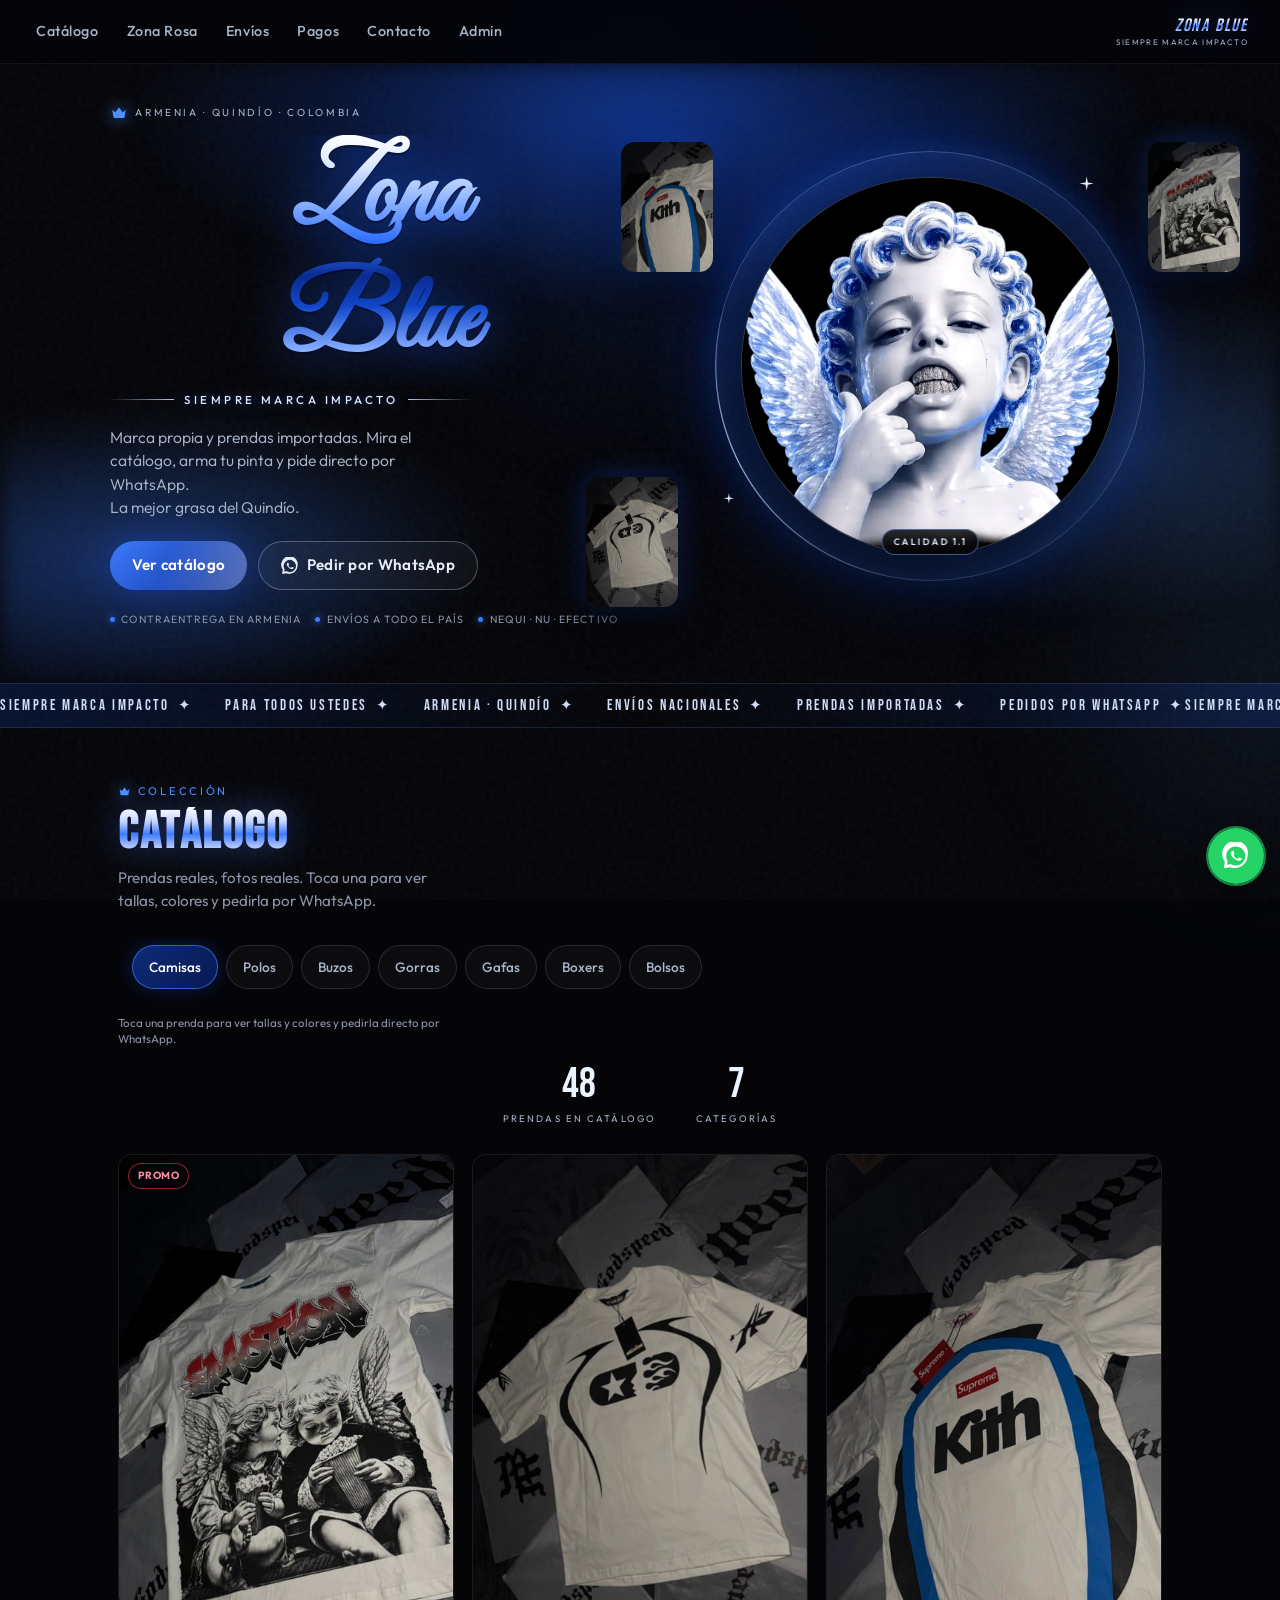
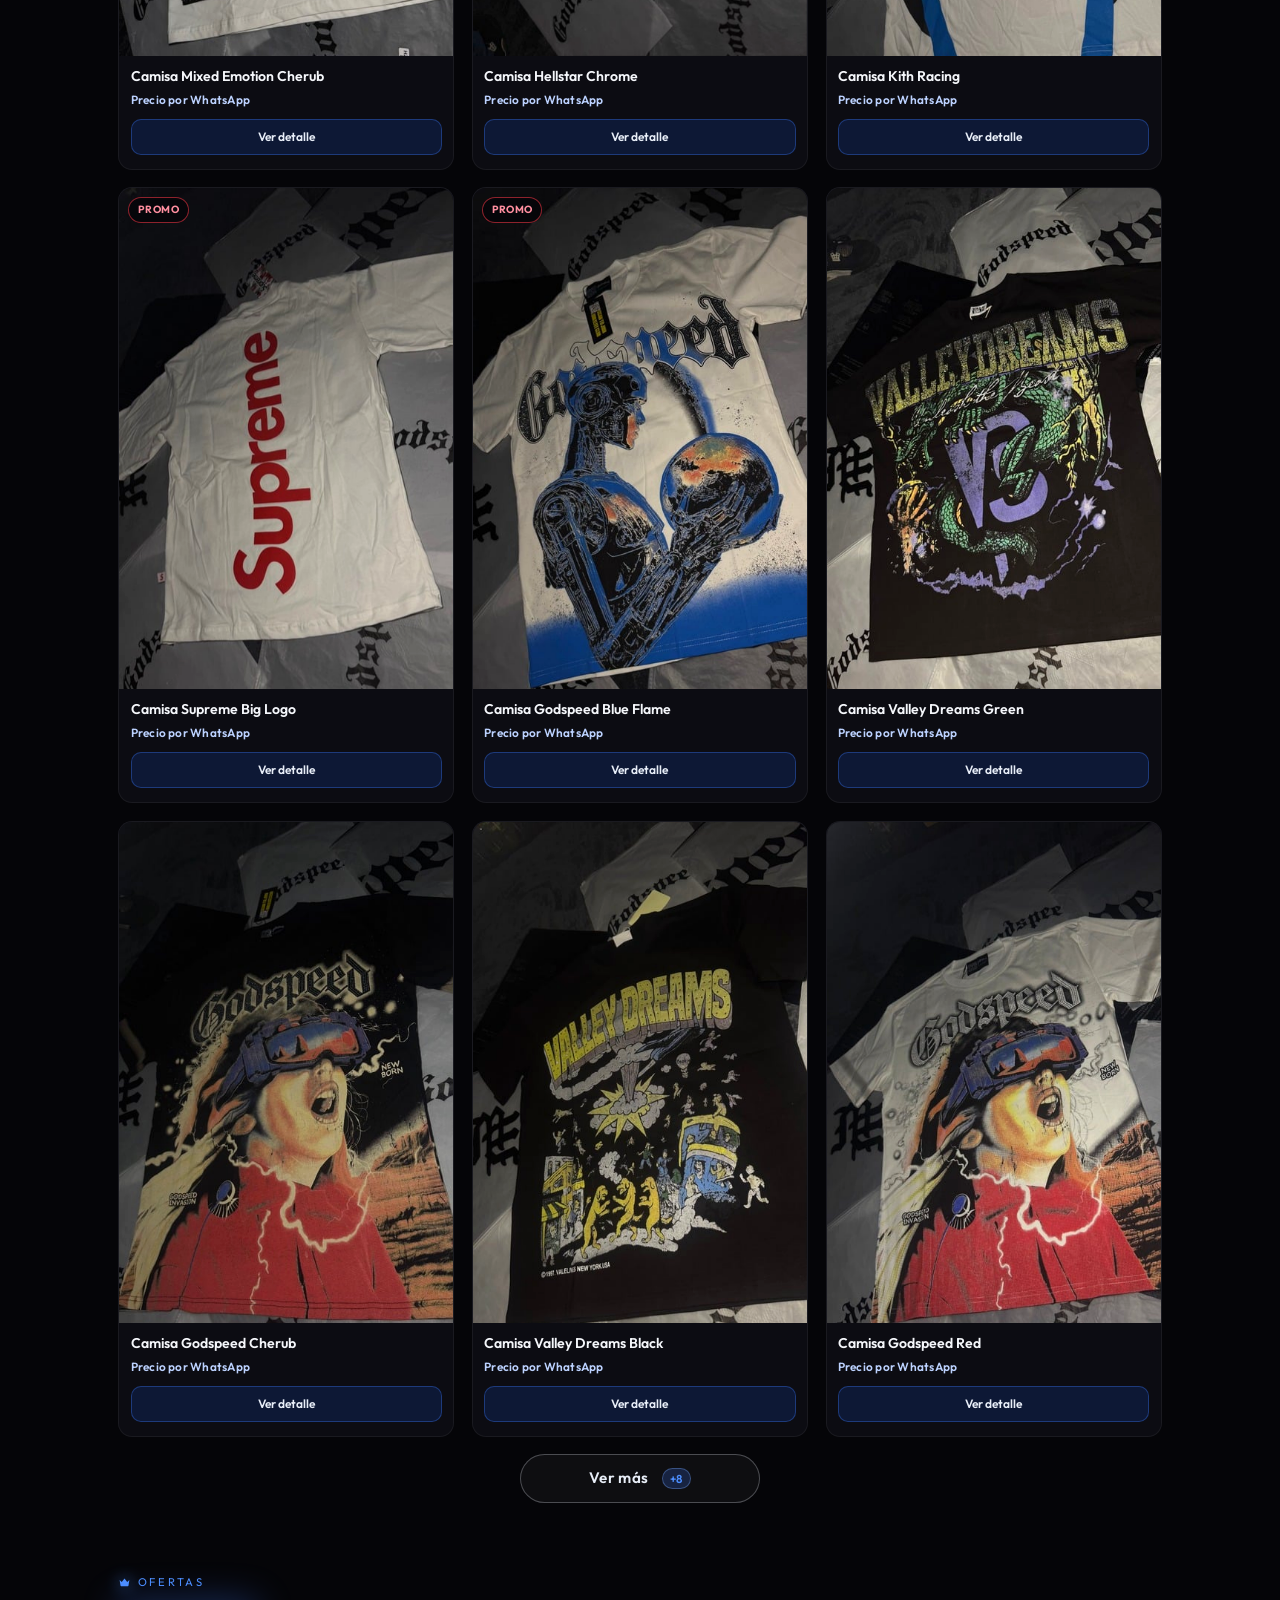
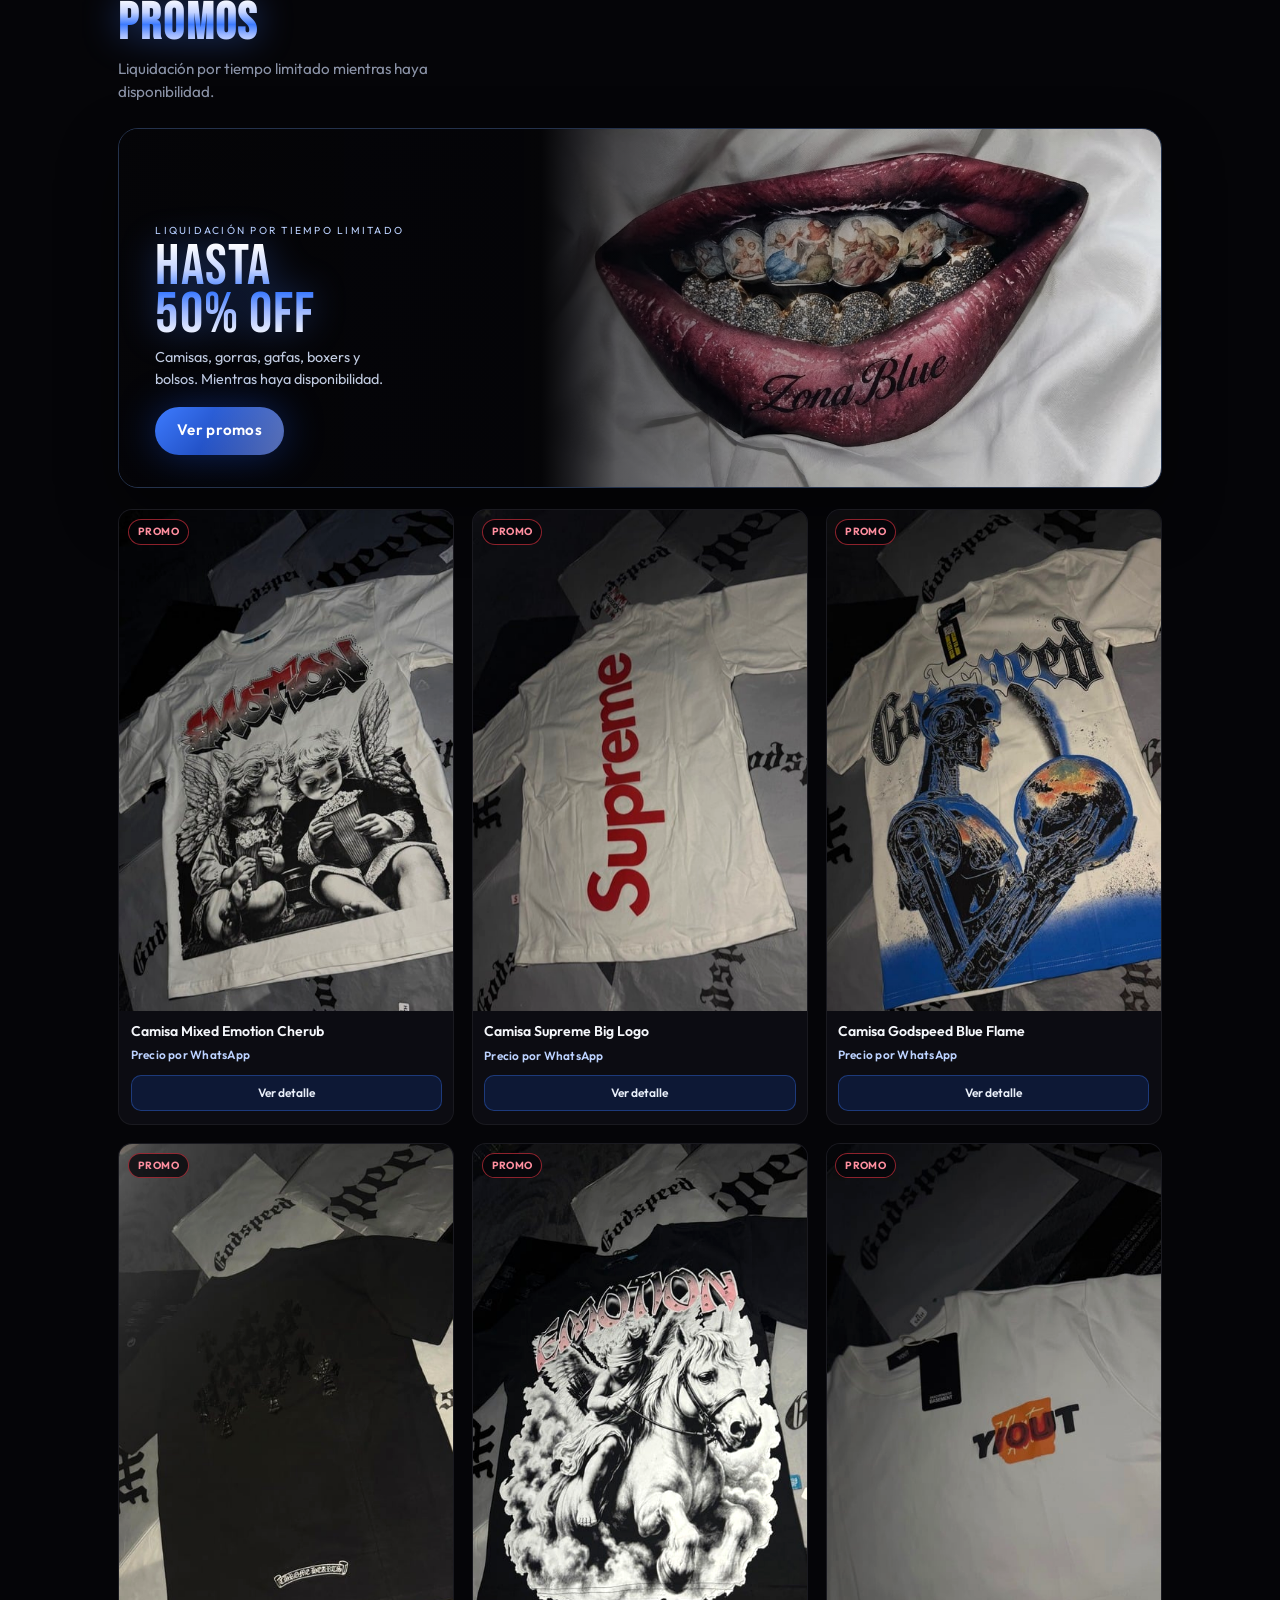
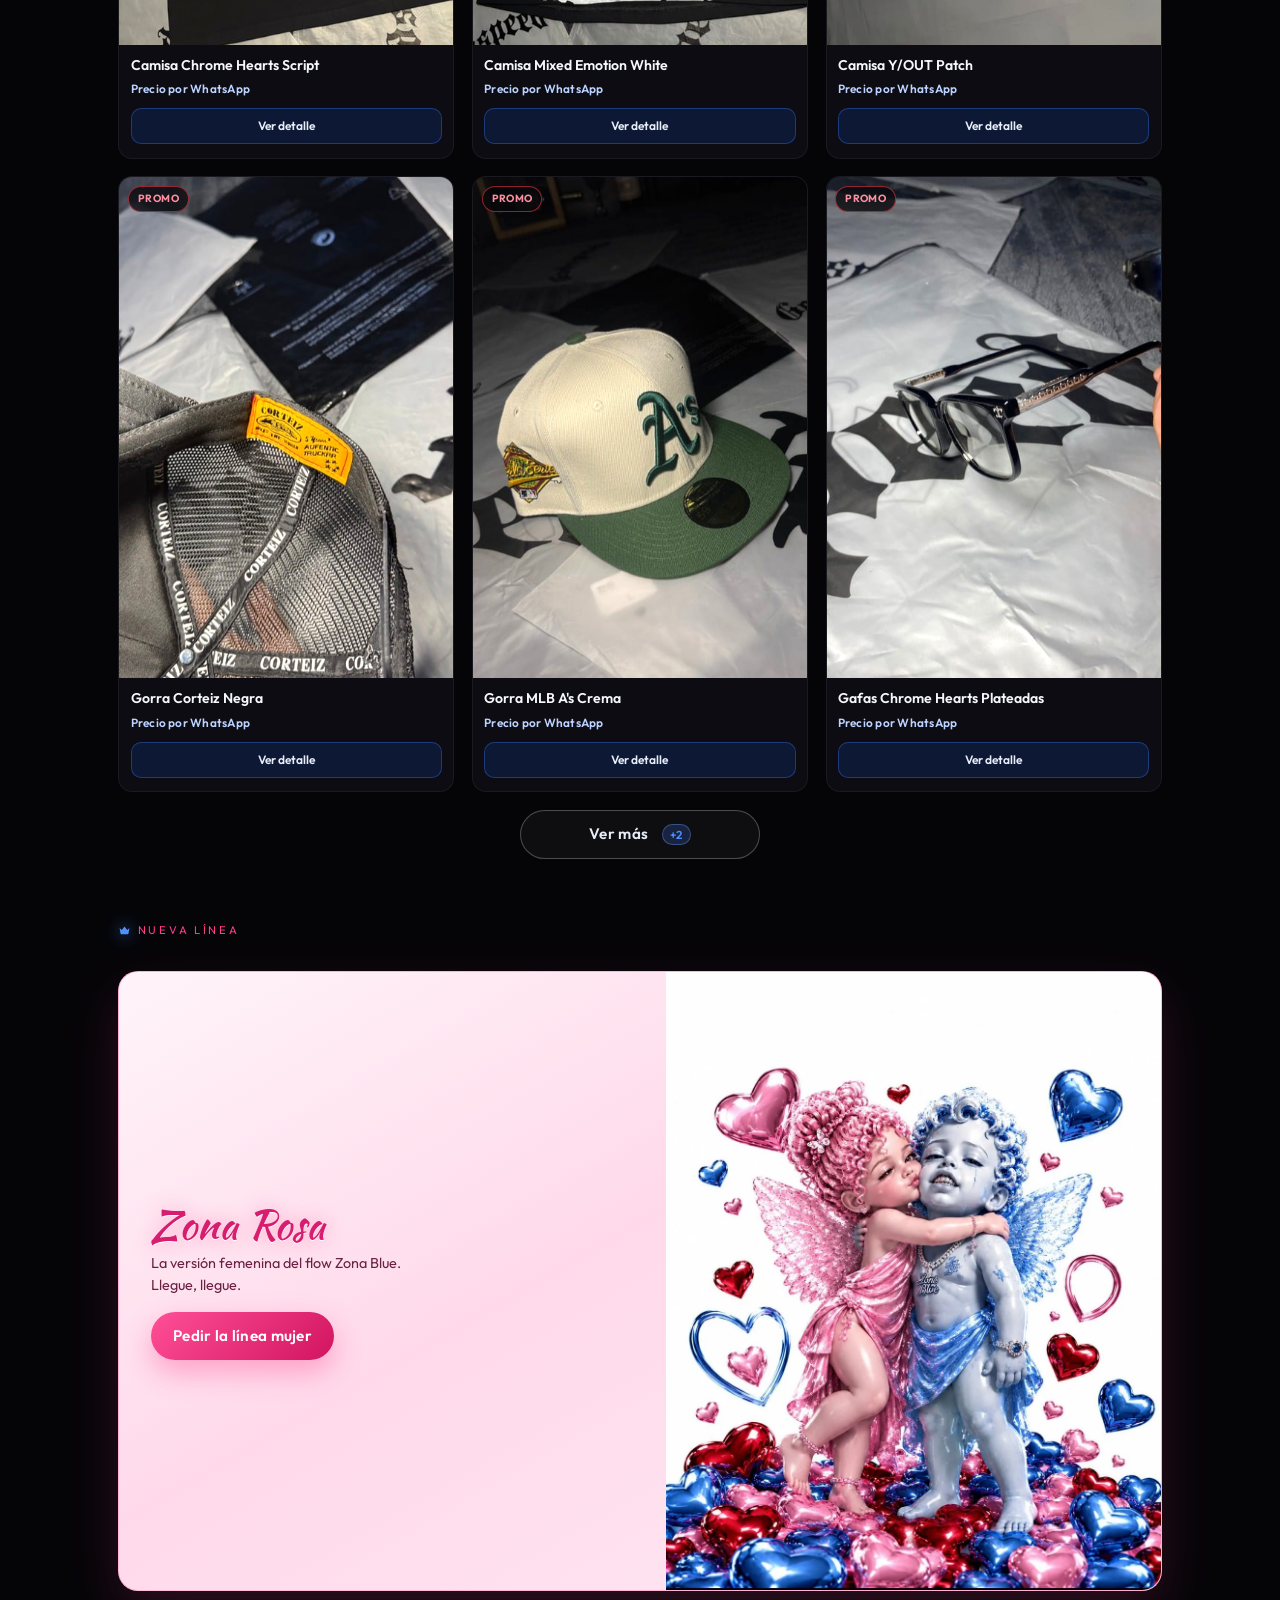
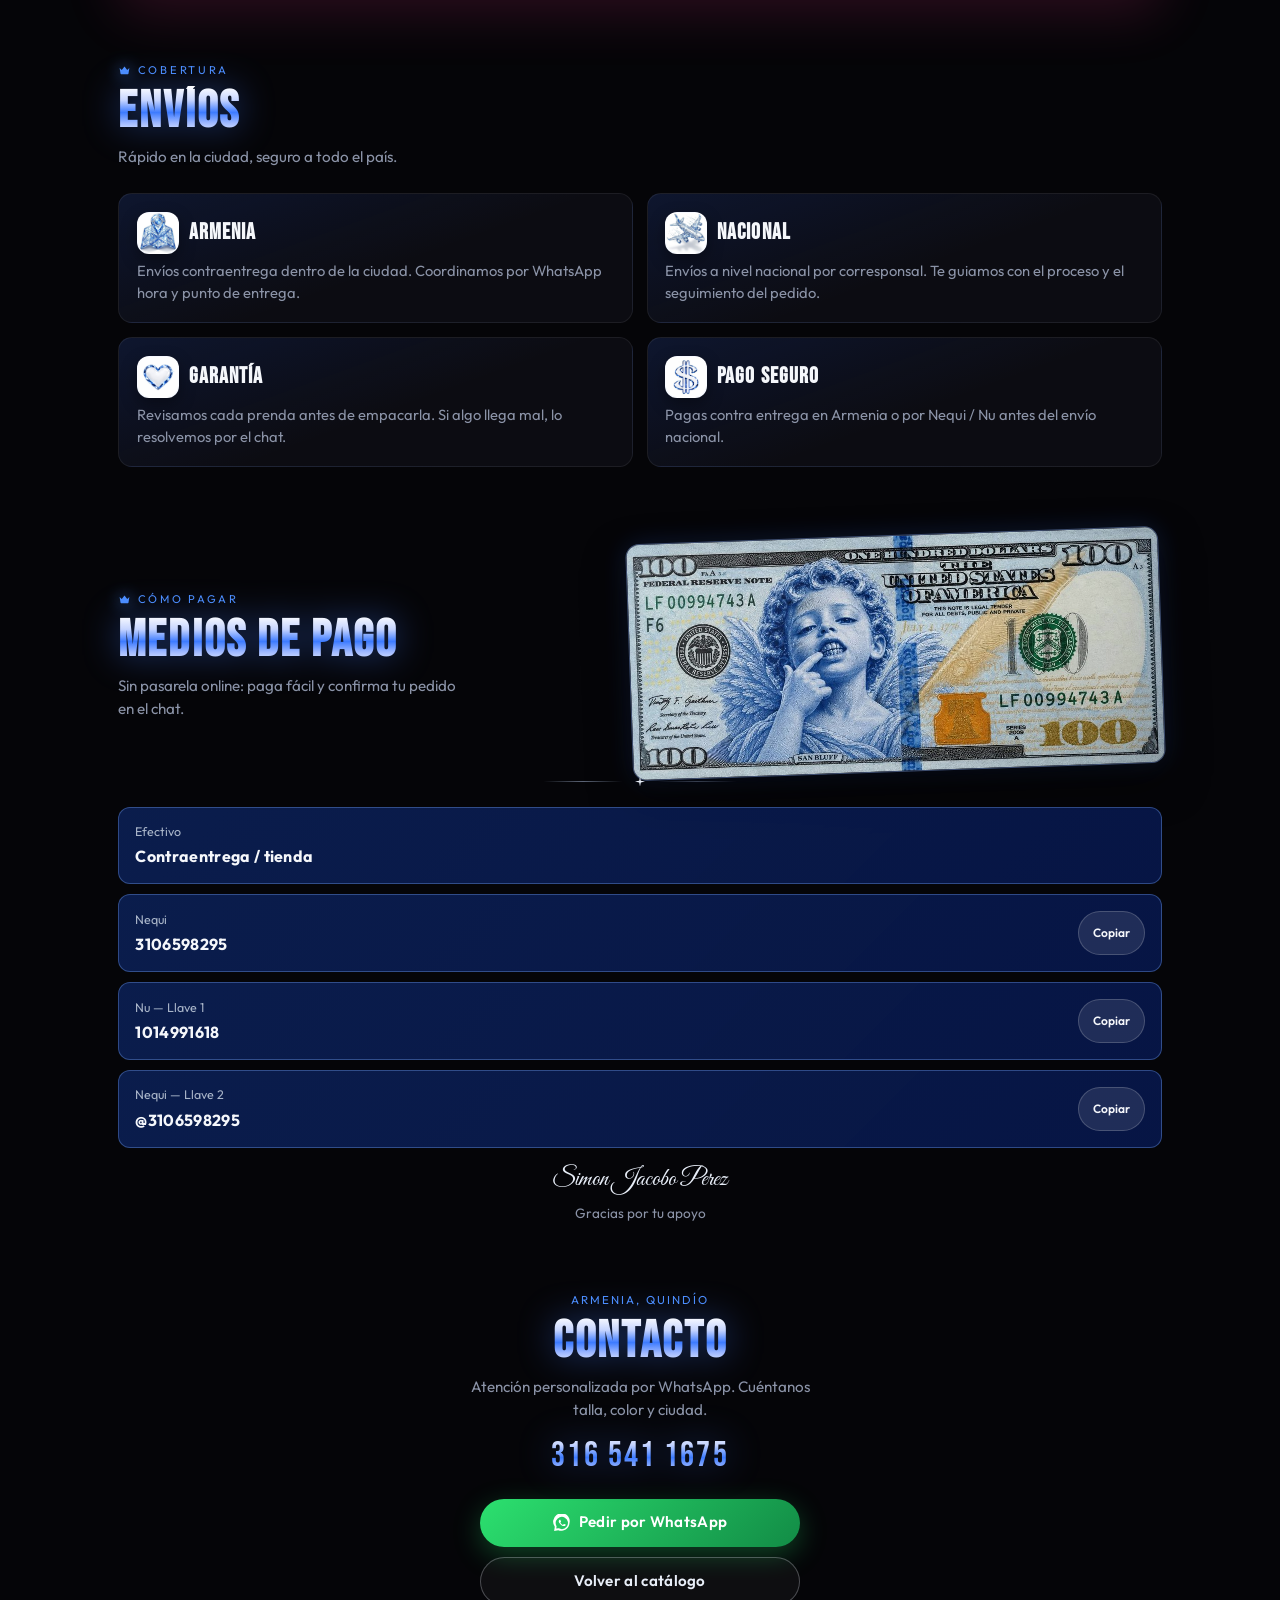
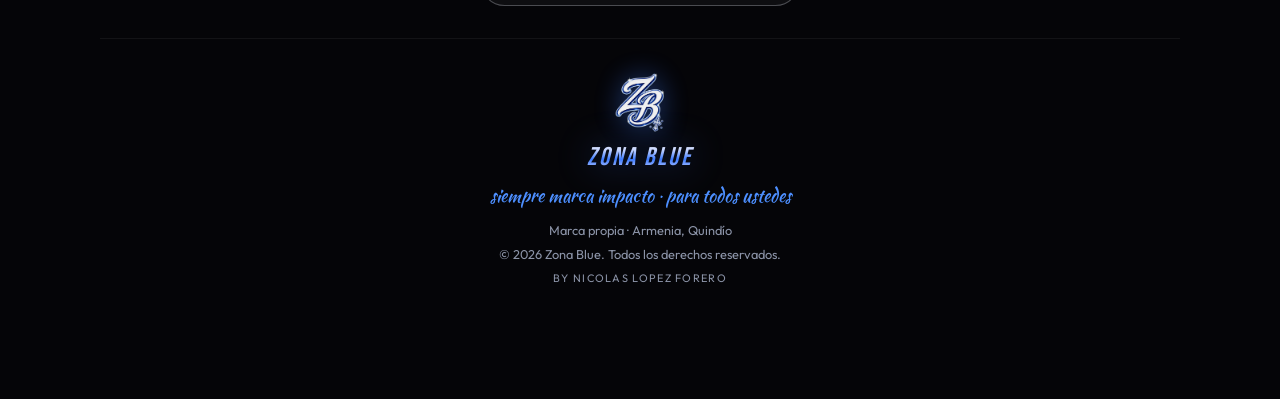
<file: index.html>
<!DOCTYPE html>
<html lang="es">
  <head>
    <meta charset="UTF-8" />
    <meta name="viewport" content="width=device-width, initial-scale=1, viewport-fit=cover" />
    <meta
      name="description"
      content="Zona Blue — streetwear en Armenia, Quindío. Camisas, buzos, gorras, gafas y bolsos importados. Mira el catálogo y pide por WhatsApp. Envíos contraentrega en la ciudad y a nivel nacional."
    />
    <meta name="theme-color" content="#050508" />
    <meta property="og:title" content="Zona Blue | Tienda de Ropa" />
    <meta property="og:site_name" content="Zona Blue" />
    <meta property="og:locale" content="es_CO" />
    <meta
      property="og:description"
      content="Siempre marca impacto. Catálogo de camisas, buzos, gorras, gafas y bolsos. Pedidos por WhatsApp."
    />
    <meta property="og:type" content="website" />
    <meta property="og:image" content="assets/hero-cherub.jpg" />
    <title>Zona Blue | Tienda de Ropa</title>
    <link rel="preconnect" href="https://fonts.googleapis.com" />
    <link rel="preconnect" href="https://fonts.gstatic.com" crossorigin />
    <link
      rel="preload"
      as="style"
      href="https://fonts.googleapis.com/css2?family=Bebas+Neue&family=Great+Vibes&family=Kaushan+Script&family=Outfit:wght@300;400;500;600;700&display=swap"
    />
    <link
      href="https://fonts.googleapis.com/css2?family=Bebas+Neue&family=Great+Vibes&family=Kaushan+Script&family=Outfit:wght@300;400;500;600;700&display=swap"
      rel="stylesheet"
      media="print"
      onload="this.media='all'"
    />
    <noscript>
      <link
        href="https://fonts.googleapis.com/css2?family=Bebas+Neue&family=Great+Vibes&family=Kaushan+Script&family=Outfit:wght@300;400;500;600;700&display=swap"
        rel="stylesheet"
      />
    </noscript>
    <link rel="preload" as="image" href="assets/hero-cherub.webp" fetchpriority="high" />
    <link rel="stylesheet" href="css/styles.css?v=20261120" />
    <link rel="icon" href="assets/logo-zb-mark.png" type="image/png" />
  </head>
  <body>
    <a class="skip-link" href="#catalogo">Saltar al catálogo</a>
    <div class="bg-noise" aria-hidden="true"></div>
    <div class="bg-glow bg-glow--top" aria-hidden="true"></div>
    <div class="bg-glow bg-glow--mid" aria-hidden="true"></div>
    <div class="particles" aria-hidden="true">
      <span class="particle" style="--x:12%;--size:6px;--dur:14s;--delay:0s"></span>
      <span class="particle" style="--x:28%;--size:4px;--dur:11s;--delay:2.5s"></span>
      <span class="particle" style="--x:47%;--size:8px;--dur:16s;--delay:1s"></span>
      <span class="particle" style="--x:63%;--size:5px;--dur:13s;--delay:4s"></span>
      <span class="particle" style="--x:78%;--size:7px;--dur:18s;--delay:0.5s"></span>
      <span class="particle" style="--x:88%;--size:4px;--dur:12s;--delay:3s"></span>
      <span class="particle" style="--x:35%;--size:5px;--dur:15s;--delay:6s"></span>
      <span class="particle" style="--x:55%;--size:9px;--dur:20s;--delay:8s"></span>
    </div>

    <div class="app">
      <header class="nav">
        <button class="nav__toggle" id="navToggle" aria-expanded="false" aria-controls="navDrawer" aria-label="Abrir menú">
          <span></span>
        </button>
        <nav class="nav__drawer" id="navDrawer" aria-label="Secciones">
          <a href="#catalogo">Catálogo</a>
          <a href="#zona-rosa">Zona Rosa</a>
          <a href="#envios">Envíos</a>
          <a href="#pagos">Pagos</a>
          <a href="#contacto">Contacto</a>
          <a href="/admin">Admin</a>
        </nav>
        <a class="nav__brand" href="#inicio">
          <span class="nav__text">
            <span class="nav__word chrome-text">ZONA BLUE</span>
            <span class="nav__tag">Siempre marca impacto</span>
          </span>
        </a>
      </header>

      <main>
        <section class="hero" id="inicio">
          <span class="hero__glow" aria-hidden="true"></span>
          <span class="hero__glow hero__glow--alt" aria-hidden="true"></span>
          <div class="hero__inner">
            <div class="hero__copy">
              <p class="hero__eyebrow">
                <svg class="crown" viewBox="0 0 24 24" aria-hidden="true" fill="currentColor">
                  <path d="M3 7.5 7 11l5-6.5L17 11l4-3.5-1.6 10.2a1.2 1.2 0 0 1-1.2 1H5.8a1.2 1.2 0 0 1-1.2-1L3 7.5Zm3.2 9.3h11.6" />
                </svg>
                Armenia · Quindío · Colombia
              </p>

              <h1 class="hero__brand">
                <span class="hero__logo-chrome">Zona<br>Blue</span>
              </h1>

              <p class="hero__impact">
                <span class="hero__rule" aria-hidden="true"></span>
                Siempre marca impacto
                <span class="hero__rule" aria-hidden="true"></span>
              </p>

              <p class="hero__line">
                Marca propia y prendas importadas. Mira el catálogo, arma tu pinta y pide directo por WhatsApp.<br />
                La mejor grasa del Quindío.
              </p>

              <div class="hero__cta">
                <a class="btn btn--primary" href="#catalogo">Ver catálogo</a>
                <a class="btn btn--ghost" href="#contacto" id="heroWa">
                  <svg viewBox="0 0 24 24" aria-hidden="true" fill="currentColor">
                    <path
                      d="M20.5 3.5A11 11 0 0 0 2.4 17.1L1.5 22.5l5.5-.9A11 11 0 0 0 22 12a10.9 10.9 0 0 0-1.5-8.5zM12 20.2a8.2 8.2 0 0 1-4.2-1.1l-.3-.2-3.2.5.5-3.1-.2-.3A8.2 8.2 0 1 1 12 20.2zm4.5-6.1c-.2-.1-1.4-.7-1.6-.8-.2-.1-.4-.1-.5.1-.2.2-.6.8-.7.9-.1.2-.3.2-.5.1-.2-.1-1-.4-1.9-1.2-.7-.6-1.2-1.4-1.3-1.6-.1-.2 0-.4.1-.5l.4-.5c.1-.1.2-.2.2-.4 0-.1 0-.3-.1-.4-.1-.1-.5-1.3-.7-1.8-.2-.5-.4-.4-.5-.4h-.4c-.2 0-.4.1-.6.3-.2.2-.8.8-.8 1.9s.8 2.2.9 2.3c.1.2 1.6 2.5 3.9 3.4.5.2 1 .4 1.3.5.6.2 1.1.2 1.5.1.5-.1 1.4-.6 1.6-1.1.2-.5.2-1 .1-1.1-.1-.1-.2-.2-.4-.3z"
                    />
                  </svg>
                  Pedir por WhatsApp
                </a>
              </div>

              <ul class="hero__meta">
                <li><span class="dot" aria-hidden="true"></span> Contraentrega en Armenia</li>
                <li><span class="dot" aria-hidden="true"></span> Envíos a todo el país</li>
                <li><span class="dot" aria-hidden="true"></span> Nequi · Nu · Efectivo</li>
              </ul>
            </div>

            <figure class="hero__figure">
              <span class="hero__halo" aria-hidden="true"></span>
              <span class="hero__ring" aria-hidden="true"></span>
              <div class="hero__medallion">
                <img
                  class="hero__cherub"
                  src="assets/hero-cherub.webp"
                  alt="Querubín cromado con grillz de Zona Blue"
                  width="900"
                  height="1125"
                  fetchpriority="high"
                  decoding="async"
                />
              </div>
              <span class="hero__badge">Calidad 1.1</span>
              <img class="hero__float hero__float--1" src="assets/products/canva/p6-1.jpg" alt="" width="120" height="170" aria-hidden="true" decoding="async" fetchpriority="low" />
              <img class="hero__float hero__float--2" src="assets/products/canva/p7-1.jpg" alt="" width="120" height="170" aria-hidden="true" decoding="async" fetchpriority="low" />
              <img class="hero__float hero__float--3" src="assets/products/canva/p8-1.jpg" alt="" width="120" height="170" aria-hidden="true" decoding="async" fetchpriority="low" />
              <span class="sparkle sparkle--float hero__spark--1" aria-hidden="true"></span>
              <span class="sparkle sparkle--float hero__spark--2" aria-hidden="true"></span>
              <span class="sparkle sparkle--float hero__spark--3" aria-hidden="true"></span>
            </figure>
          </div>
        </section>

        <div class="ticker" aria-hidden="true">
          <div class="ticker__track">
            <div class="ticker__group">
              <span>Siempre marca impacto</span><span class="ticker__star">✦</span>
              <span>Para todos ustedes</span><span class="ticker__star">✦</span>
              <span>Armenia · Quindío</span><span class="ticker__star">✦</span>
              <span>Envíos nacionales</span><span class="ticker__star">✦</span>
              <span>Prendas importadas</span><span class="ticker__star">✦</span>
              <span>Pedidos por WhatsApp</span><span class="ticker__star">✦</span>
            </div>
            <div class="ticker__group">
              <span>Siempre marca impacto</span><span class="ticker__star">✦</span>
              <span>Para todos ustedes</span><span class="ticker__star">✦</span>
              <span>Armenia · Quindío</span><span class="ticker__star">✦</span>
              <span>Envíos nacionales</span><span class="ticker__star">✦</span>
              <span>Prendas importadas</span><span class="ticker__star">✦</span>
              <span>Pedidos por WhatsApp</span><span class="ticker__star">✦</span>
            </div>
          </div>
        </div>

        <section class="section" id="catalogo">
          <div class="section__head reveal">
            <p class="section__kicker">
              <svg class="crown crown--sm" viewBox="0 0 24 24" aria-hidden="true" fill="currentColor">
                <path d="M3 7.5 7 11l5-6.5L17 11l4-3.5-1.6 10.2a1.2 1.2 0 0 1-1.2 1H5.8a1.2 1.2 0 0 1-1.2-1L3 7.5Z" />
              </svg>
              Colección
            </p>
            <h2 class="section__title chrome-text">CATÁLOGO</h2>
            <p class="section__sub">
              Prendas reales, fotos reales. Toca una para ver tallas, colores y pedirla por WhatsApp.
            </p>
          </div>

          <div class="filters" role="group" aria-label="Filtrar catálogo" id="filters">

            <button class="filter-chip is-active" data-filter="camisas" aria-pressed="true">Camisas</button>
            <button class="filter-chip" data-filter="polos" aria-pressed="false">Polos</button>
            <button class="filter-chip" data-filter="buzos" aria-pressed="false">Buzos</button>
            <button class="filter-chip" data-filter="gorras" aria-pressed="false">Gorras</button>
            <button class="filter-chip" data-filter="gafas" aria-pressed="false">Gafas</button>
            <button class="filter-chip" data-filter="boxers" aria-pressed="false">Boxers</button>
            <button class="filter-chip" data-filter="bolsos" aria-pressed="false">Bolsos</button>
          </div>

          <p class="catalog__note">
            Toca una prenda para ver tallas y colores y pedirla directo por WhatsApp.
          </p>

          <div class="stats" aria-label="Zona Blue en números">
            <div class="stats__item">
              <span class="stats__value" data-count="48">0</span>
              <span class="stats__label">Prendas en catálogo</span>
            </div>
            <div class="stats__item">
              <span class="stats__value" data-count="7">0</span>
              <span class="stats__label">Categorías</span>
            </div>
          </div>

          <div class="catalog" id="catalog"></div>
          <p class="sr-only" role="status" id="catalogStatus"></p>
          <div class="catalog__more" id="catalogMore" hidden></div>
        </section>

        <section class="section" id="promos">
          <div class="section__head reveal">
            <p class="section__kicker">
              <svg class="crown crown--sm" viewBox="0 0 24 24" aria-hidden="true" fill="currentColor">
                <path d="M3 7.5 7 11l5-6.5L17 11l4-3.5-1.6 10.2a1.2 1.2 0 0 1-1.2 1H5.8a1.2 1.2 0 0 1-1.2-1L3 7.5Z" />
              </svg>
              Ofertas
            </p>
            <h2 class="section__title chrome-text">PROMOS</h2>
            <p class="section__sub">Liquidación por tiempo limitado mientras haya disponibilidad.</p>
          </div>

          <div class="promo-band reveal">
            <img
              class="promo-band__img"
              src="assets/promo-band.png"
              alt="Labios con grillz de diamantes, campaña Zona Blue"
              width="900"
              height="1200"
              loading="lazy"
              decoding="async"
            />
            <div class="promo-band__veil" aria-hidden="true"></div>
            <div class="promo-band__copy">
              <p class="promo-band__kicker">Liquidación por tiempo limitado</p>
              <p class="promo-band__title chrome-text">HASTA<br />50% OFF</p>
              <p class="promo-band__text">Camisas, gorras, gafas, boxers y bolsos. Mientras haya disponibilidad.</p>
              <a class="btn btn--primary" href="#promos-catalog">Ver promos</a>
            </div>
          </div>

          <div class="catalog" id="promos-catalog"></div>
          <p class="sr-only" role="status" id="promosStatus"></p>
          <div class="catalog__more" id="promosMore" hidden></div>
        </section>

        <section class="section rosa-section" id="zona-rosa">
          <p class="section__kicker reveal">
            <svg class="crown crown--sm" viewBox="0 0 24 24" aria-hidden="true" fill="currentColor">
              <path d="M3 7.5 7 11l5-6.5L17 11l4-3.5-1.6 10.2a1.2 1.2 0 0 1-1.2 1H5.8a1.2 1.2 0 0 1-1.2-1L3 7.5Z" />
            </svg>
            Nueva línea
          </p>
          <div class="rosa reveal">
            <div class="rosa__copy">
              <p class="rosa__logo">Zona&nbsp;Rosa</p>
              <p class="rosa__text">
                La versión femenina del flow Zona Blue.<br />
                Llegue, llegue.
              </p>
              <a class="btn btn--rosa" id="rosaWa" href="#" target="_blank" rel="noopener noreferrer">
                Pedir la línea mujer
              </a>
            </div>
            <img
              class="rosa__img"
              src="assets/zona-rosa.webp"
              alt="Línea Zona Rosa: cupidos rosa y azul con corazones"
              width="1024"
              height="1280"
              loading="lazy"
              decoding="async"
            />
          </div>
        </section>

        <section class="section" id="envios">
          <div class="section__head reveal">
            <p class="section__kicker">
              <svg class="crown crown--sm" viewBox="0 0 24 24" aria-hidden="true" fill="currentColor">
                <path d="M3 7.5 7 11l5-6.5L17 11l4-3.5-1.6 10.2a1.2 1.2 0 0 1-1.2 1H5.8a1.2 1.2 0 0 1-1.2-1L3 7.5Z" />
              </svg>
              Cobertura
            </p>
            <h2 class="section__title chrome-text">ENVÍOS</h2>
            <p class="section__sub">Rápido en la ciudad, seguro a todo el país.</p>
          </div>
          <div class="info-grid reveal">
            <div class="info-block">
              <h3>
                <span class="crystal-tile"><img src="assets/icon-armenia.jpg" alt="" width="420" height="420" loading="lazy" /></span>
                Armenia
              </h3>
              <p>Envíos contraentrega dentro de la ciudad. Coordinamos por WhatsApp hora y punto de entrega.</p>
            </div>
            <div class="info-block">
              <h3>
                <span class="crystal-tile"><img src="assets/icon-nacional.jpg" alt="" width="420" height="420" loading="lazy" /></span>
                Nacional
              </h3>
              <p>Envíos a nivel nacional por corresponsal. Te guiamos con el proceso y el seguimiento del pedido.</p>
            </div>
            <div class="info-block">
              <h3>
                <span class="crystal-tile"><img src="assets/icon-heart.jpg" alt="" width="420" height="420" loading="lazy" /></span>
                Garantía
              </h3>
              <p>Revisamos cada prenda antes de empacarla. Si algo llega mal, lo resolvemos por el chat.</p>
            </div>
            <div class="info-block">
              <h3>
                <span class="crystal-tile"><img src="assets/icon-money.jpg" alt="" width="420" height="420" loading="lazy" /></span>
                Pago seguro
              </h3>
              <p>Pagas contra entrega en Armenia o por Nequi / Nu antes del envío nacional.</p>
            </div>
          </div>
        </section>

        <section class="section" id="pagos">
          <div class="pagos__top reveal">
            <div class="section__head">
              <p class="section__kicker">
                <svg class="crown crown--sm" viewBox="0 0 24 24" aria-hidden="true" fill="currentColor">
                  <path d="M3 7.5 7 11l5-6.5L17 11l4-3.5-1.6 10.2a1.2 1.2 0 0 1-1.2 1H5.8a1.2 1.2 0 0 1-1.2-1L3 7.5Z" />
                </svg>
                Cómo pagar
              </p>
              <h2 class="section__title chrome-text">MEDIOS DE PAGO</h2>
              <p class="section__sub">Sin pasarela online: paga fácil y confirma tu pedido en el chat.</p>
            </div>

            <figure class="pagos__bill">
              <img
                src="assets/pagos-bill.jpg"
                alt="Billete de 100 dólares con querubín, estilo Zona Blue"
                width="1000"
                height="443"
                loading="lazy"
                decoding="async"
              />
            </figure>
          </div>

          <div class="divider" aria-hidden="true">
            <span class="divider__line"></span>
            <span class="sparkle sparkle--sm"></span>
            <span class="divider__line"></span>
          </div>

          <div class="pay-list reveal" id="payList">
            <div class="pay-item">
              <div>
                <p class="pay-item__label">Efectivo</p>
                <p class="pay-item__value">Contraentrega / tienda</p>
              </div>
            </div>
            <div class="pay-item">
              <div>
                <p class="pay-item__label">Nequi</p>
                <p class="pay-item__value" id="nequiValue">3106598295</p>
              </div>
              <button class="pay-item__copy" type="button" data-copy="3106598295">Copiar</button>
            </div>
            <div class="pay-item">
              <div>
                <p class="pay-item__label">Nu — Llave 1</p>
                <p class="pay-item__value" id="nuValue">1014991618</p>
              </div>
              <button class="pay-item__copy" type="button" data-copy="1014991618">Copiar</button>
            </div>
            <div class="pay-item">
              <div>
                <p class="pay-item__label">Nequi — Llave 2</p>
                <p class="pay-item__value" id="nequiKeyValue">@3106598295</p>
              </div>
              <button class="pay-item__copy" type="button" data-copy="@3106598295">Copiar</button>
            </div>
          </div>
          <p class="pay-holder" id="payHolder">Simon Jacobo Perez</p>
          <p class="pay-note">Gracias por tu apoyo</p>
        </section>

        <!-- Removed "sigue activo" section; hero now contains the impact message -->

        <section class="section contact" id="contacto">
          <div class="reveal">
            <p class="contact__city">Armenia, Quindío</p>
            <h2 class="section__title chrome-text">CONTACTO</h2>
            <p class="section__sub" style="margin: 0 auto 0.25rem">
              Atención personalizada por WhatsApp. Cuéntanos talla, color y ciudad.
            </p>
            <p class="contact__phone chrome-text" id="contactPhone">316 541 1675</p>
            <div class="contact__actions">
              <a class="btn btn--wa" id="waMain" href="#" target="_blank" rel="noopener noreferrer">
                <svg viewBox="0 0 24 24" aria-hidden="true" fill="currentColor">
                  <path
                    d="M20.5 3.5A11 11 0 0 0 2.4 17.1L1.5 22.5l5.5-.9A11 11 0 0 0 22 12a10.9 10.9 0 0 0-1.5-8.5zM12 20.2a8.2 8.2 0 0 1-4.2-1.1l-.3-.2-3.2.5.5-3.1-.2-.3A8.2 8.2 0 1 1 12 20.2zm4.5-6.1c-.2-.1-1.4-.7-1.6-.8-.2-.1-.4-.1-.5.1-.2.2-.6.8-.7.9-.1.2-.3.2-.5.1-.2-.1-1-.4-1.9-1.2-.7-.6-1.2-1.4-1.3-1.6-.1-.2 0-.4.1-.5l.4-.5c.1-.1.2-.2.2-.4 0-.1 0-.3-.1-.4-.1-.1-.5-1.3-.7-1.8-.2-.5-.4-.4-.5-.4h-.4c-.2 0-.4.1-.6.3-.2.2-.8.8-.8 1.9s.8 2.2.9 2.3c.1.2 1.6 2.5 3.9 3.4.5.2 1 .4 1.3.5.6.2 1.1.2 1.5.1.5-.1 1.4-.6 1.6-1.1.2-.5.2-1 .1-1.1-.1-.1-.2-.2-.4-.3z"
                  />
                </svg>
                Pedir por WhatsApp
              </a>
              <a class="btn btn--ghost" href="#catalogo">Volver al catálogo</a>
            </div>
          </div>
        </section>
      </main>

      <footer class="footer">
        <img class="footer__mark" src="assets/logo-zb-mark.png" alt="" width="58" height="70" loading="lazy" />
        <p class="footer__brand chrome-text">ZONA BLUE</p>
        <p class="footer__script">siempre marca impacto · para todos ustedes</p>
        <p>Marca propia · Armenia, Quindío</p>
        <p style="margin-top: 0.35rem">© <span id="year"></span> Zona Blue. Todos los derechos reservados.</p>
        <p class="footer__by">By Nicolas Lopez Forero</p>
      </footer>
    </div>

    <a
      class="fab-wa"
      id="fabWa"
      href="#"
      target="_blank"
      rel="noopener noreferrer"
      aria-label="Abrir WhatsApp de Zona Blue"
    >
      <svg viewBox="0 0 24 24" aria-hidden="true" fill="currentColor">
        <path
          d="M20.5 3.5A11 11 0 0 0 2.4 17.1L1.5 22.5l5.5-.9A11 11 0 0 0 22 12a10.9 10.9 0 0 0-1.5-8.5zM12 20.2a8.2 8.2 0 0 1-4.2-1.1l-.3-.2-3.2.5.5-3.1-.2-.3A8.2 8.2 0 1 1 12 20.2zm4.5-6.1c-.2-.1-1.4-.7-1.6-.8-.2-.1-.4-.1-.5.1-.2.2-.6.8-.7.9-.1.2-.3.2-.5.1-.2-.1-1-.4-1.9-1.2-.7-.6-1.2-1.4-1.3-1.6-.1-.2 0-.4.1-.5l.4-.5c.1-.1.2-.2.2-.4 0-.1 0-.3-.1-.4-.1-.1-.5-1.3-.7-1.8-.2-.5-.4-.4-.5-.4h-.4c-.2 0-.4.1-.6.3-.2.2-.8.8-.8 1.9s.8 2.2.9 2.3c.1.2 1.6 2.5 3.9 3.4.5.2 1 .4 1.3.5.6.2 1.1.2 1.5.1.5-.1 1.4-.6 1.6-1.1.2-.5.2-1 .1-1.1-.1-.1-.2-.2-.4-.3z"
        />
      </svg>
    </a>

    <div class="modal" id="productModal" aria-hidden="true">
      <div class="modal__backdrop" data-close-modal></div>
      <div
        class="modal__sheet"
        role="dialog"
        aria-modal="true"
        aria-labelledby="modalTitle"
        tabindex="-1"
      >
        <div class="modal__handle" aria-hidden="true"></div>
        <button class="modal__close" type="button" data-close-modal aria-label="Cerrar">×</button>
        <div class="modal__media">
          <img id="modalImage" alt="" width="450" height="800" decoding="async" />
          <span class="modal__swipe" aria-hidden="true">Desliza para ver más</span>
          <button type="button" class="modal__nav modal__nav--prev" data-gallery-prev aria-label="Ver foto anterior">
            <svg viewBox="0 0 24 24" width="20" height="20" fill="none" stroke="currentColor" stroke-width="2.2" stroke-linecap="round" stroke-linejoin="round" aria-hidden="true"><polyline points="15 18 9 12 15 6" /></svg>
          </button>
          <button type="button" class="modal__nav modal__nav--next" data-gallery-next aria-label="Ver foto siguiente">
            <svg viewBox="0 0 24 24" width="20" height="20" fill="none" stroke="currentColor" stroke-width="2.2" stroke-linecap="round" stroke-linejoin="round" aria-hidden="true"><polyline points="9 18 15 12 9 6" /></svg>
          </button>
          <span class="modal__count" id="modalCount">1 / 1</span>
        </div>
        <div class="modal__thumbs" id="modalThumbs" hidden></div>
        <div class="modal__body">
          <p class="modal__tag" id="modalTag"></p>
          <h3 class="modal__title" id="modalTitle"></h3>
          <div class="modal__prices">
            <span class="modal__price" id="modalPrice"></span>
            <span class="modal__old" id="modalOld"></span>
          </div>
          <p class="modal__desc" id="modalDesc"></p>

          <p class="modal__label">Talla</p>
          <div class="option-row" id="modalSizes"></div>

          <p class="modal__label">Color</p>
          <div class="option-row" id="modalColors"></div>

          <p class="modal__label">Especificaciones</p>
          <ul class="detail-list" id="modalDetails"></ul>

          <div class="modal__actions">
            <a class="btn btn--wa btn--full" id="modalWa" href="#" target="_blank" rel="noopener noreferrer">
              Pedir esta prenda por WhatsApp
            </a>
            <button class="btn btn--ghost btn--full" type="button" data-close-modal>Seguir mirando</button>
          </div>
        </div>
      </div>
    </div>

    <div class="toast" id="toast" role="status" aria-live="polite"></div>

    <script src="js/products.js?v=20261120"></script>
    <script src="js/app.js?v=20261120"></script>
  </body>
</html>
</file>
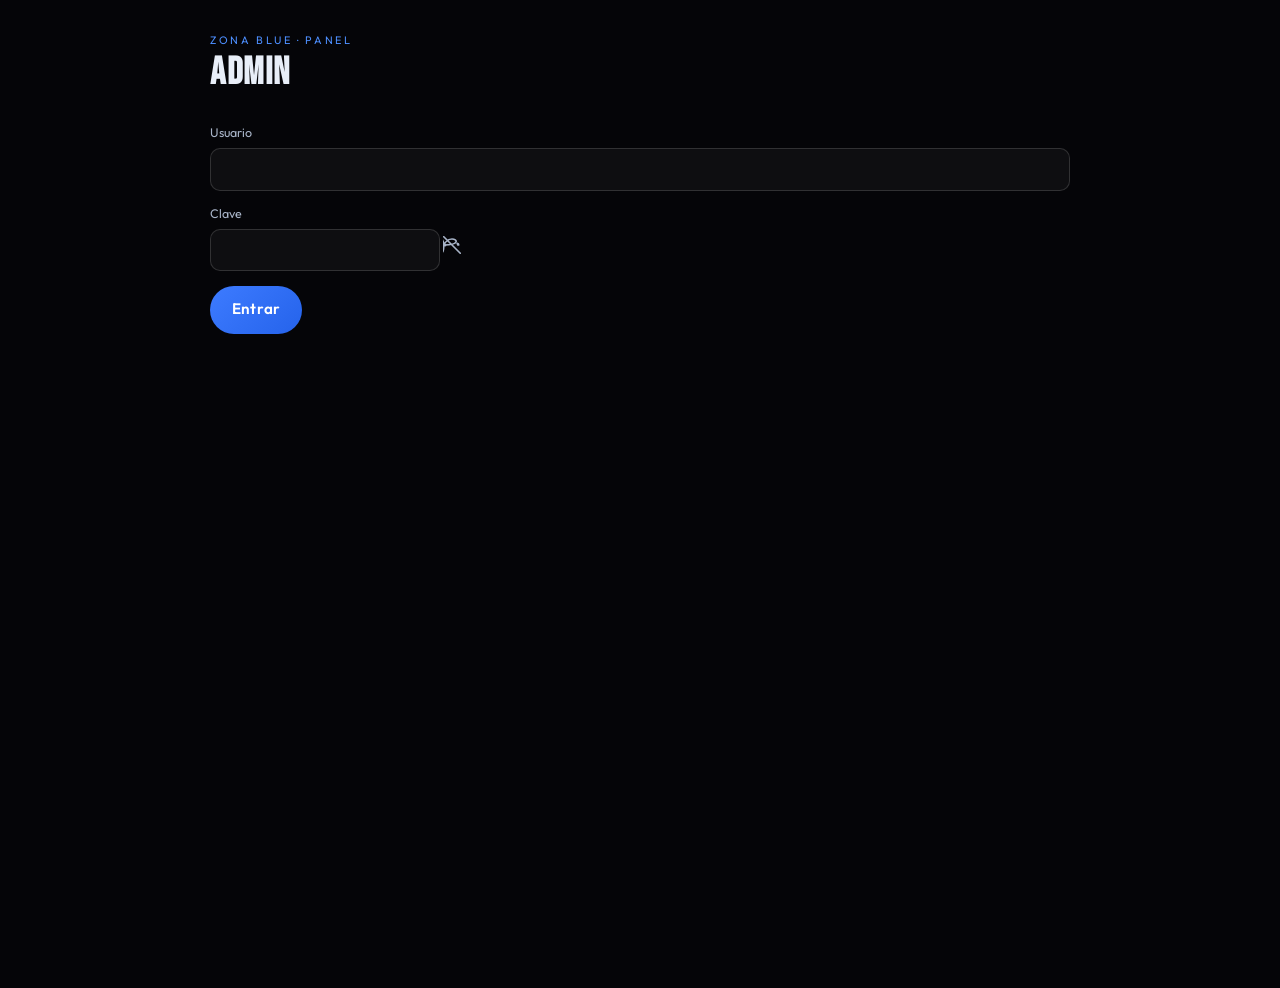
<file: admin/index.html>
<!DOCTYPE html>
<html lang="es">
  <head>
    <meta charset="UTF-8" />
    <meta name="viewport" content="width=device-width, initial-scale=1, viewport-fit=cover" />
    <meta name="description" content="Zona Blue — panel de administracion." />
    <meta name="theme-color" content="#050508" />
    <title>Zona Blue | Admin</title>
    <link rel="preconnect" href="https://fonts.googleapis.com" />
    <link rel="preconnect" href="https://fonts.gstatic.com" crossorigin />
    <link
      href="https://fonts.googleapis.com/css2?family=Bebas+Neue&family=Great+Vibes&family=Outfit:wght@300;400;500;600;700&display=swap"
      rel="stylesheet"
    />
    <link rel="stylesheet" href="/css/styles.css?v=20261120" />
    <link rel="icon" href="/assets/logo-zb-mark.png" type="image/png" />
  </head>
  <body>
    <div class="admin-screen" id="adminRoot">
      <!-- Pantalla de login -->
      <section class="admin-auth" id="adminAuth">
        <p class="admin-kicker">ZONA BLUE · PANEL</p>
        <h1 class="admin-title">Admin</h1>
        <form id="adminLoginForm" class="admin-form">
          <label class="admin-field">
            <span>Usuario</span>
            <input id="adminUser" type="text" autocomplete="username" required />
          </label>
          <label class="admin-field">
            <span>Clave</span>
            <div class="password-input">
              <input id="adminPass" type="password" autocomplete="current-password" required />
              <button type="button" class="toggle-password" aria-label="Ver contraseña">
                <svg viewBox="0 0 24 24" width="18" height="18" fill="none" stroke="currentColor" stroke-width="2.2" stroke-linecap="round" stroke-linejoin="round" aria-hidden="true"><path d="M1 12s4-8 11-8 11 8-11 8-4-8-11-8 11-8 11 8-4 8-11 8-11-8z"/><circle cx="2.5" cy="12" r="1"/><path d="M21 12c0-1.18-.93-2-2.09-2.09A16.18 16.18 0 0019.91 12 16.18 16.18 0 0021 12z"></path><line x1="1" y1="1" x2="23" y2="23"></line></svg>
              </button>
            </div>
          </label>
          <button class="btn admin-submit" type="submit">Entrar</button>
          <p class="admin-error" id="adminError" hidden>Usuario o clave invalidos.</p>
        </form>
      </section>

      <!-- Panel principal (oculto hasta login) -->
      <section class="admin-panel" id="adminPanel" hidden>
        <header class="admin-head">
          <h1 class="admin-title">Panel Zona Blue</h1>
          <button type="button" class="btn btn--ghost" id="adminLogout">Salir</button>
        </header>

        <div class="admin-stats" id="adminStats"></div>

        <!-- Lista de productos tipo grid automático -->
        <section class="admin-section" id="adminSection">
          <h2 class="admin-section-title">Productos</h2>
          <div class="admin-grid" id="adminList">
            <!-- Las cards se renderizan acá -->
          </div>
        </section>

        <!-- Modal para crear/editar producto (sobresale sobre el panel) -->
        <div id="productModal" class="modal" hidden>
          <div class="modal__backdrop" data-modal-close></div>
          <div class="modal__content">
            <button type="button" class="modal__close" data-modal-close aria-label="Cerrar">×</button>
            <h2 class="modal__title" id="modalTitle">Nuevo producto</h2>
            <form id="productForm" class="product-form">
              <input type="hidden" id="formId" />
              <div class="form-grid">
                <div class="form-group">
                  <label>Nombre</label>
                  <input id="formName" type="text" required />
                </div>
                <div class="form-group">
                  <label>Categoría</label>
                  <select id="formCategory" required>
                    <option value="">-- Selecciona categoría --</option>
                  </select>
                </div>
                <div class="form-row">
                  <div class="form-group">
                    <label>Precio</label>
                    <input id="formPrice" type="text" inputmode="decimal" />
                  </div>
                  <div class="form-group">
                    <label>Precio anterior</label>
                    <input id="formOldPrice" type="text" inputmode="decimal" />
                  </div>
                </div>
                <div class="form-group">
                  <label>Tag</label>
                  <input id="formTag" type="text" placeholder="Promo, Importada, Nuevo..." />
                </div>
                <div class="form-group">
                  <label>Colores (separados por coma)</label>
                  <input id="formColors" type="text" />
                </div>
                <div class="form-group">
                  <label>Tallas (separadas por coma)</label>
                  <input id="formSizes" type="text" />
                </div>
              </div>
              <div class="form-group">
                <label>Descripción</label>
                <textarea id="formDesc" rows="3"></textarea>
              </div>
              <div class="form-group">
                <label>Detalles (separados por coma)</label>
                <textarea id="formDetails" rows="3"></textarea>
              </div>
              <div class="form-check">
                <label>
                  <input type="checkbox" id="formPromo" />
                  Producto en promoción
                </label>
              </div>
              <div class="form-group">
                <label>Imagen (URL o dejar vacío para placeholder)</label>
                <input id="formImage" type="text" placeholder="assets/products/canva/p6-1.jpg" />
              </div>
              <div class="form-group">
                <label>Posición de imagen</label>
                <input id="formImagePos" type="text" value="center 38%" readonly />
                <small>Se configura automáticamente; no modificar normalmente.</small>
              </div>
              <div class="form-actions">
                <button type="button" class="btn" id="formCancel">Cancelar</button>
                <button type="button" class="btn admin-submit" id="formSave">Guardar</button>
              </div>
            </form>
          </div>
        </div>
      </section>
    </div>
    <script src="/js/products.js?v=20261120"></script>
    <script src="/js/admin.js?v=20261122"></script>
  </body>
</html>
</file>
<file: css/styles.css>
/* ========== Zona Blue — Streetwear Catalog ========== */
:root {
  --bg: #050508;
  --bg-elevated: #0c0c12;
  --bg-soft: #12121a;
  --blue: #1a5cff;
  --blue-bright: #3d7bff;
  --blue-glow: #4d8fff;
  --blue-deep: #0a2a8f;
  --chrome: #e8eef8;
  --chrome-dim: #a8b4c8;
  --white: #f5f7fb;
  --muted: #8b93a7;
  --danger: #ff3b4a;
  --ok: #25d366;
  --radius: 14px;
  --nav-h: 64px;
  --fab-space: 88px;
  --font-display: "Bebas Neue", Impact, sans-serif;
  --font-body: "Outfit", "Segoe UI", sans-serif;
  --font-script: "Great Vibes", cursive;
  --font-brush: "Kaushan Script", "Great Vibes", cursive;
  --ice: #dfeaff;
  --rosa: #ff3d8b;
  --ease: cubic-bezier(0.22, 1, 0.36, 1);
  --shadow-blue: 0 0 40px rgba(26, 92, 255, 0.35);
}

*,
*::before,
*::after {
  box-sizing: border-box;
  margin: 0;
  padding: 0;
}

html {
  scroll-behavior: smooth;
  -webkit-text-size-adjust: 100%;
}

section[id],
div[id] {
  scroll-margin-top: calc(var(--nav-h) + 12px);
}

:focus-visible {
  outline: 2px solid var(--blue-glow);
  outline-offset: 3px;
}

.skip-link {
  position: fixed;
  top: 8px;
  left: 8px;
  z-index: 200;
  display: inline-flex;
  align-items: center;
  min-height: 44px;
  padding: 0.6rem 1rem;
  border-radius: 999px;
  background: var(--blue);
  color: #fff;
  font-weight: 600;
  transform: translateY(-200%);
  transition: transform 0.2s var(--ease);
}

.skip-link:focus {
  transform: translateY(0);
}

body {
  font-family: var(--font-body);
  background: var(--bg);
  color: var(--white);
  line-height: 1.5;
  min-height: 100dvh;
  overflow-x: hidden;
  padding-bottom: var(--fab-space);
}

img {
  display: block;
  max-width: 100%;
}

a {
  color: inherit;
  text-decoration: none;
}

button {
  font: inherit;
  border: none;
  background: none;
  color: inherit;
  cursor: pointer;
}

ul {
  list-style: none;
}

.sr-only {
  position: absolute;
  width: 1px;
  height: 1px;
  padding: 0;
  margin: -1px;
  overflow: hidden;
  clip: rect(0, 0, 0, 0);
  border: 0;
}

/* Atmosphere */
.bg-noise {
  pointer-events: none;
  position: fixed;
  inset: 0;
  z-index: 0;
  opacity: 0.04;
  background-image: url("data:image/svg+xml,%3Csvg viewBox='0 0 200 200' xmlns='http://www.w3.org/2000/svg'%3E%3Cfilter id='n'%3E%3CfeTurbulence type='fractalNoise' baseFrequency='0.85' numOctaves='4' stitchTiles='stitch'/%3E%3C/filter%3E%3Crect width='100%25' height='100%25' filter='url(%23n)'/%3E%3C/svg%3E");
}

.bg-glow {
  pointer-events: none;
  position: fixed;
  width: 70vw;
  height: 70vw;
  max-width: 520px;
  max-height: 520px;
  border-radius: 50%;
  filter: blur(80px);
  opacity: 0.22;
  z-index: 0;
  background: radial-gradient(circle, var(--blue) 0%, transparent 70%);
}

.bg-glow--top {
  top: -10%;
  left: 50%;
  transform: translateX(-50%);
}

.bg-glow--mid {
  top: 45%;
  right: -20%;
  opacity: 0.12;
  background: radial-gradient(circle, #5aa0ff 0%, transparent 70%);
}

.app {
  position: relative;
  z-index: 1;
}

/* Typography helpers */
.chrome-text {
  background: linear-gradient(
    180deg,
    #ffffff 0%,
    #c5d4ff 28%,
    #3d7bff 52%,
    #9eb8ff 72%,
    #ffffff 100%
  );
  -webkit-background-clip: text;
  background-clip: text;
  color: transparent;
  filter: drop-shadow(0 0 18px rgba(61, 123, 255, 0.45));
}

.sparkle {
  display: inline-block;
  width: 0.7em;
  height: 0.7em;
  background: var(--chrome);
  clip-path: polygon(
    50% 0%,
    58% 42%,
    100% 50%,
    58% 58%,
    50% 100%,
    42% 58%,
    0% 50%,
    42% 42%
  );
  box-shadow: 0 0 12px rgba(120, 170, 255, 0.8);
  animation: twinkle 2.8s ease-in-out infinite;
}

.sparkle--sm {
  width: 10px;
  height: 10px;
}

@keyframes twinkle {
  0%,
  100% {
    opacity: 0.45;
    transform: scale(0.85) rotate(0deg);
  }
  50% {
    opacity: 1;
    transform: scale(1.15) rotate(12deg);
  }
}

@keyframes rise {
  from {
    opacity: 0;
    transform: translateY(24px);
  }
  to {
    opacity: 1;
    transform: translateY(0);
  }
}

@keyframes shimmer {
  0% {
    background-position: 200% center;
  }
  100% {
    background-position: -200% center;
  }
}

.reveal {
  opacity: 0;
  transform: translateY(20px);
  transition: opacity 0.7s var(--ease), transform 0.7s var(--ease);
}

.reveal.is-visible {
  opacity: 1;
  transform: translateY(0);
}

/* ========== NAV ========== */
.nav {
  position: sticky;
  top: 0;
  z-index: 50;
  height: var(--nav-h);
  display: flex;
  align-items: center;
  justify-content: space-between;
  gap: 0.75rem;
  padding: 0 1rem;
  padding-left: max(1rem, env(safe-area-inset-left));
  padding-right: max(1rem, env(safe-area-inset-right));
  backdrop-filter: blur(16px);
  background: rgba(5, 5, 8, 0.78);
  border-bottom: 1px solid rgba(255, 255, 255, 0.06);
}

.nav__brand {
  order: 3;
  display: flex;
  align-items: center;
  gap: 0.55rem;
  min-height: 44px;
}

.nav__text {
  order: 1;
  display: flex;
  flex-direction: column;
  align-items: flex-end;
  line-height: 1;
  text-align: right;
}

.nav__word {
  font-family: var(--font-display);
  font-size: 1.12rem;
  letter-spacing: 0.1em;
  font-style: italic;
}

.nav__tag {
  margin-top: 0.18rem;
  font-size: 0.5rem;
  letter-spacing: 0.17em;
  text-transform: uppercase;
  color: var(--chrome-dim);
  white-space: nowrap;
}

.nav__toggle {
  order: 1;
  width: 46px;
  height: 46px;
  display: grid;
  place-items: center;
  border-radius: 12px;
  border: 1px solid rgba(255, 255, 255, 0.12);
  background: rgba(255, 255, 255, 0.03);
}

.nav__toggle span {
  display: block;
  width: 18px;
  height: 2px;
  background: var(--chrome);
  position: relative;
  transition: 0.25s var(--ease);
}

.nav__toggle span::before,
.nav__toggle span::after {
  content: "";
  position: absolute;
  left: 0;
  width: 18px;
  height: 2px;
  background: var(--chrome);
  transition: 0.25s var(--ease);
}

.nav__toggle span::before {
  top: -6px;
}
.nav__toggle span::after {
  top: 6px;
}

.nav__toggle.is-open span {
  background: transparent;
}
.nav__toggle.is-open span::before {
  top: 0;
  transform: rotate(45deg);
}
.nav__toggle.is-open span::after {
  top: 0;
  transform: rotate(-45deg);
}

.nav__drawer {
  position: fixed;
  inset: var(--nav-h) 0 auto 0;
  background: rgba(8, 8, 14, 0.96);
  backdrop-filter: blur(20px);
  border-bottom: 1px solid rgba(61, 123, 255, 0.2);
  padding: 1.25rem 1.25rem 1.75rem;
  display: grid;
  gap: 0.35rem;
  transform: translateY(-120%);
  opacity: 0;
  visibility: hidden;
  pointer-events: none;
  transition: transform 0.35s var(--ease), opacity 0.35s var(--ease), visibility 0s linear 0.35s;
  z-index: 49;
}

.nav__drawer.is-open {
  transform: translateY(0);
  opacity: 1;
  visibility: visible;
  pointer-events: auto;
  transition: transform 0.35s var(--ease), opacity 0.35s var(--ease), visibility 0s;
}

.nav__drawer a {
  display: flex;
  align-items: center;
  min-height: 44px;
  font-family: var(--font-display);
  font-size: 1.65rem;
  letter-spacing: 0.06em;
  padding: 0.55rem 0.25rem;
  color: var(--chrome);
}

.nav__drawer a:active {
  color: var(--blue-bright);
}

/* ========== HERO ========== */
.hero {
  position: relative;
  overflow: hidden;
  padding: 1.5rem 1.15rem 2.5rem;
  isolation: isolate;
}

.hero__glow {
  position: absolute;
  inset: 0;
  z-index: 0;
  background:
    radial-gradient(58% 45% at 50% 8%, rgba(26, 92, 255, 0.42), transparent 70%),
    radial-gradient(45% 40% at 88% 62%, rgba(77, 143, 255, 0.24), transparent 70%),
    radial-gradient(40% 35% at 8% 82%, rgba(26, 92, 255, 0.2), transparent 70%);
  filter: blur(10px);
  animation: hero-glow-breathe 18s ease-in-out infinite;
}

@keyframes hero-glow-breathe {
  0%, 100% { opacity: 1; }
  50% { opacity: 0.82; }
}

.hero__glow--alt {
  background: radial-gradient(40% 35% at 12% 78%, rgba(77, 143, 255, 0.22), transparent 70%);
  animation: hero-glow-breathe-alt 22s ease-in-out infinite;
}

@keyframes hero-glow-breathe-alt {
  0%, 100% { opacity: 0.7; }
  50% { opacity: 1; }
}

.hero__inner {
  position: relative;
  display: grid;
  gap: 1.35rem;
  align-items: center;
  max-width: 1060px;
  margin: 0 auto;
  z-index: 2;
}

.hero__copy {
  text-align: center;
  animation: rise 0.9s var(--ease) both;
}

.hero__eyebrow {
  display: inline-flex;
  align-items: center;
  gap: 0.45rem;
  font-size: 0.64rem;
  letter-spacing: 0.26em;
  text-transform: uppercase;
  color: var(--chrome-dim);
  margin-bottom: 0.55rem;
}

.crown {
  width: 18px;
  height: 18px;
  color: var(--blue-glow);
  filter: drop-shadow(0 0 8px rgba(77, 143, 255, 0.9));
  flex: 0 0 auto;
}

.crown--sm {
  width: 13px;
  height: 13px;
}

.hero__brand {
  font-family: var(--font-script);
  font-size: clamp(3.5rem, 9vw, 8rem);
  line-height: 1.2;
  margin: 0.25rem auto 0;
  max-width: 100%;
  overflow: hidden;
  text-align: center;
  z-index: 2;
  position: relative;
  animation: title-reveal 1.4s var(--ease) both;
}

.hero__brand span {
  display: block;
  white-space: normal;
  font-family: var(--font-script);
  line-height: 1.2;
  background: linear-gradient(
    180deg,
    #ffffff 0%,
    #dbe8ff 12%,
    #8fb4ff 26%,
    #2f6fff 42%,
    #0a2a8f 56%,
    #1247c9 68%,
    #7ea7ff 84%,
    #f2f8ff 100%
  );
  -webkit-background-clip: text;
  background-clip: text;
  color: transparent;
  filter: drop-shadow(0 2px 0 rgba(0, 10, 40, 0.55)) drop-shadow(0 0 26px rgba(26, 92, 255, 0.55));
}

@keyframes title-reveal {
  from {
    clip-path: inset(0 0 0 100%);
    opacity: 0;
  }
  to {
    clip-path: inset(0 0 0 0);
    opacity: 1;
  }
}

.hero__impact {
  display: flex;
  align-items: center;
  justify-content: center;
  gap: 0.65rem;
  margin: 0.25rem 0 1.1rem;
  font-size: clamp(0.53rem, 2.5vw, 0.72rem);
  font-weight: 500;
  letter-spacing: 0.3em;
  text-transform: uppercase;
  color: #dbe8ff;
  text-shadow: 0 0 14px rgba(61, 123, 255, 0.6);
}

.hero__rule {
  width: clamp(18px, 8vw, 64px);
  height: 1px;
  background: linear-gradient(90deg, transparent, #a9c4ff);
  flex: 0 0 auto;
}

.hero__rule:last-child {
  transform: scaleX(-1);
}

.hero__line {
  max-width: 34ch;
  margin: 0 auto 1.35rem;
  color: var(--chrome-dim);
  font-size: 0.98rem;
  font-weight: 350;
}

.hero__cta {
  display: flex;
  flex-wrap: wrap;
  gap: 0.7rem;
  justify-content: center;
}

.hero__meta {
  display: flex;
  flex-wrap: wrap;
  justify-content: center;
  gap: 0.4rem 0.9rem;
  margin-top: 1.35rem;
  font-size: 0.66rem;
  letter-spacing: 0.1em;
  text-transform: uppercase;
  color: var(--muted);
}

.hero__meta li {
  display: inline-flex;
  align-items: center;
}

.dot {
  width: 5px;
  height: 5px;
  border-radius: 50%;
  background: var(--blue-bright);
  box-shadow: 0 0 8px var(--blue-bright);
  margin-right: 0.4rem;
}

.hero__figure {
  position: relative;
  justify-self: center;
  width: min(74vw, 340px);
  aspect-ratio: 1;
  display: grid;
  place-items: center;
  margin: 0;
  animation: rise 1.1s 0.15s var(--ease) both;
}

.hero__halo {
  position: absolute;
  inset: -14%;
  border-radius: 50%;
  background: radial-gradient(circle, rgba(61, 123, 255, 0.55), rgba(26, 92, 255, 0.1) 55%, transparent 72%);
  filter: blur(18px);
  animation: halo-float 9s ease-in-out infinite;
}

@keyframes halo-float {
  0%, 100% { transform: scale(1); }
  50% { transform: scale(1.06); }
}

.hero__ring {
  position: absolute;
  inset: 0;
  border-radius: 50%;
  border: 1px solid rgba(160, 190, 255, 0.35);
  box-shadow: inset 0 0 40px rgba(61, 123, 255, 0.3), 0 0 40px rgba(26, 92, 255, 0.22);
}

.hero__ring::before {
  content: "";
  position: absolute;
  inset: -1px;
  border-radius: 50%;
  background: conic-gradient(from 0deg, transparent 0 52%, rgba(200, 222, 255, 0.9) 68%, transparent 80%);
  -webkit-mask: radial-gradient(farthest-side, transparent calc(100% - 2px), #000 calc(100% - 1px));
  mask: radial-gradient(farthest-side, transparent calc(100% - 2px), #000 calc(100% - 1px));
  animation: spin 10s linear infinite;
}

.hero__medallion {
  position: relative;
  width: 88%;
  aspect-ratio: 1;
  border-radius: 50%;
  overflow: hidden;
  border: 1px solid rgba(200, 220, 255, 0.25);
  box-shadow: 0 20px 60px rgba(0, 0, 0, 0.65), 0 0 50px rgba(26, 92, 255, 0.25);
  background: #050508;
}

.hero__cherub {
  width: 100%;
  height: 100%;
  object-fit: cover;
  object-position: center 38%;
  filter: saturate(1.05) contrast(1.08);
  transform: scale(1.02);
}

.hero__badge {
  position: absolute;
  left: 50%;
  bottom: 6%;
  transform: translateX(-50%);
  padding: 0.32rem 0.7rem;
  border-radius: 999px;
  background: rgba(5, 5, 8, 0.8);
  border: 1px solid rgba(120, 170, 255, 0.5);
  backdrop-filter: blur(6px);
  color: #dbe8ff;
  font-size: 0.58rem;
  font-weight: 600;
  letter-spacing: 0.2em;
  text-transform: uppercase;
  white-space: nowrap;
}

.hero__float {
  position: absolute;
  width: 92px;
  height: 130px;
  object-fit: cover;
  border-radius: 14px;
  box-shadow: 0 18px 40px rgba(0, 0, 0, 0.55), 0 0 30px rgba(26, 92, 255, 0.35);
  z-index: 5;
  animation: float-y 7s ease-in-out infinite;
}

.hero__float--1 {
  top: -2%;
  right: -22%;
}

.hero__float--2 {
  bottom: -6%;
  left: -30%;
  animation-delay: 1.4s;
}

.hero__float--3 {
  top: -2%;
  left: -22%;
  animation-delay: 2.8s;
}

@keyframes float-y {
  0%, 100% { transform: translateY(0); }
  50% { transform: translateY(-14px); }
}

/* Product overlays — mobile containment (margen lateral + escala adaptativa) */
@media (max-width: 767px) {
  .hero__float {
    width: clamp(58px, 17vw, 84px);
    height: clamp(82px, 24vw, 120px);
    animation: float-y-mobile 6s ease-in-out infinite;
  }

  .hero__float--1 {
    top: -2%;
    right: -4%;
  }

  .hero__float--2 {
    bottom: -4%;
    left: -4%;
  }

  .hero__float--3 {
    top: -4%;
    left: -4%;
  }
}

@keyframes float-y-mobile {
  0%, 100% { transform: translateY(0); }
  50% { transform: translateY(-8px); }
}

.sparkle--float {
  position: absolute;
  width: 14px;
  height: 14px;
}

.hero__spark--1 {
  top: 6%;
  right: 12%;
  animation-delay: 0.2s;
}

.hero__spark--2 {
  bottom: 18%;
  left: 2%;
  width: 10px;
  height: 10px;
  animation-delay: 1.1s;
}

.hero__spark--3 {
  top: 42%;
  left: 8%;
  width: 8px;
  height: 8px;
  animation-delay: 1.7s;
}

@keyframes spin {
  to {
    transform: rotate(360deg);
  }
}

.btn {
  display: inline-flex;
  align-items: center;
  justify-content: center;
  gap: 0.5rem;
  min-height: 48px;
  padding: 0.75rem 1.35rem;
  border-radius: 999px;
  font-weight: 600;
  font-size: 0.95rem;
  letter-spacing: 0.02em;
  transition: transform 0.25s var(--ease), box-shadow 0.25s var(--ease), background 0.25s;
}

.btn:active {
  transform: scale(0.97);
}

.btn:hover,
.btn:focus-visible {
  transform: scale(1.04);
}

.btn--primary {
  background: linear-gradient(135deg, var(--blue-bright), var(--blue-deep));
  color: white;
  box-shadow: var(--shadow-blue);
  position: relative;
  overflow: hidden;
}

.btn--primary::after {
  content: "";
  position: absolute;
  inset: 0;
  background: linear-gradient(
    110deg,
    transparent 20%,
    rgba(255, 255, 255, 0.28) 45%,
    transparent 70%
  );
  background-size: 220% 100%;
  animation: shimmer 3.5s linear infinite;
}

.btn--ghost {
  border: 1px solid rgba(232, 238, 248, 0.28);
  background: rgba(255, 255, 255, 0.04);
  color: var(--chrome);
}

.btn--wa {
  background: #1ebe5d;
  color: #fff;
  box-shadow: 0 8px 28px rgba(37, 211, 102, 0.3);
}

.btn--full {
  width: 100%;
}

.btn svg {
  width: 18px;
  height: 18px;
  flex-shrink: 0;
}

/* ========== SECTIONS ========== */
.section {
  padding: 3.25rem 1.15rem 1rem;
}

.section__head {
  margin-bottom: 1.5rem;
}

.section__kicker {
  display: inline-flex;
  align-items: center;
  gap: 0.4rem;
  font-size: 0.7rem;
  letter-spacing: 0.24em;
  text-transform: uppercase;
  color: var(--blue-glow);
  margin-bottom: 0.45rem;
}

.section__title {
  font-family: var(--font-display);
  font-size: clamp(2.2rem, 10vw, 3.2rem);
  letter-spacing: 0.04em;
  line-height: 1;
  margin-bottom: 0.55rem;
}

.section__sub {
  color: var(--muted);
  max-width: 34ch;
  font-size: 0.95rem;
}

.divider {
  display: flex;
  align-items: center;
  justify-content: center;
  gap: 0.75rem;
  margin: 0.25rem 0 1.25rem;
  color: var(--chrome-dim);
}

.divider__line {
  height: 1px;
  flex: 1;
  max-width: 80px;
  background: linear-gradient(90deg, transparent, rgba(200, 220, 255, 0.45), transparent);
}

/* Filters */
.filters {
  display: flex;
  gap: 0.5rem;
  overflow-x: auto;
  padding: 0.5rem 0.85rem 0.85rem;
  margin-bottom: 0.75rem;
  scrollbar-width: none;
  -webkit-overflow-scrolling: touch;
}

.filters::-webkit-scrollbar {
  display: none;
}

.filter-chip {
  flex: 0 0 auto;
  display: inline-flex;
  align-items: center;
  justify-content: center;
  min-height: 44px;
  padding: 0.55rem 1rem;
  border-radius: 999px;
  border: 1px solid rgba(255, 255, 255, 0.12);
  background: rgba(255, 255, 255, 0.03);
  color: var(--chrome-dim);
  font-size: 0.85rem;
  font-weight: 500;
  white-space: nowrap;
  transition: 0.25s var(--ease);
}

.filter-chip:hover,
.filter-chip:focus-visible {
  transform: scale(1.04);
  border-color: rgba(120, 170, 255, 0.55);
  background: rgba(255, 255, 255, 0.06);
  color: var(--chrome);
}

.filter-chip.is-active {
  color: white;
  border-color: rgba(61, 123, 255, 0.7);
  background: linear-gradient(135deg, rgba(26, 92, 255, 0.45), rgba(10, 42, 143, 0.55));
  box-shadow: 0 0 20px rgba(26, 92, 255, 0.25);
}

/* Catalog grid */
.catalog {
  display: grid;
  grid-template-columns: repeat(2, minmax(0, 1fr));
  gap: 0.85rem;
}

/* Ver más (catálogo y promos) */
.catalog__more {
  display: flex;
  justify-content: center;
  margin-top: 1.1rem;
}

.catalog__more-btn {
  min-width: min(240px, 100%);
  justify-content: center;
}

.catalog__more-count {
  margin-left: 0.35rem;
  padding: 0.05rem 0.45rem;
  border-radius: 999px;
  background: rgba(61, 123, 255, 0.2);
  border: 1px solid rgba(120, 170, 255, 0.35);
  font-size: 0.72rem;
  color: var(--blue-glow);
}

.product {
  position: relative;
  width: 100%;
  display: block;
  border-radius: var(--radius);
  overflow: hidden;
  background: var(--bg-elevated);
  border: 1px solid rgba(255, 255, 255, 0.06);
  text-align: left;
  transition: transform 0.4s var(--ease), box-shadow 0.4s var(--ease), border-color 0.3s;
  animation: rise 0.55s var(--ease) both;
  padding: 0;
  transform-style: preserve-3d;
}

.product:hover {
  box-shadow: -6px 14px 44px rgba(26, 92, 255, 0.38), 0 0 0 1px rgba(61, 123, 255, 0.4);
  border-color: rgba(61, 123, 255, 0.45);
  transform: perspective(700px) rotateY(3deg) rotateX(-3deg) scale(1.02);
}

.product:active {
  transform: scale(0.98);
}

.product__media {
  aspect-ratio: 2 / 3;
  background: #101018;
  overflow: hidden;
  position: relative;
}

.product__media img {
  width: 100%;
  height: 100%;
  object-fit: cover;
  filter: brightness(1.07) saturate(1.05);
  transition: transform 0.5s var(--ease);
  will-change: transform;
}

.product:hover .product__media img,
.product:focus-visible .product__media img {
  transform: scale(1.12);
}

/* Shimmer overlay on hover */
.product__media::after {
  content: "";
  position: absolute;
  inset: 0;
  background: linear-gradient(135deg, transparent 40%, rgba(61,123,255,0.14) 60%, transparent 80%);
  opacity: 0;
  transition: opacity 0.4s var(--ease);
  pointer-events: none;
  z-index: 1;
}

.product:hover .product__media::after {
  opacity: 1;
}

.product__tag {
  position: absolute;
  top: 0.55rem;
  left: 0.55rem;
  z-index: 2;
  padding: 0.25rem 0.55rem;
  border-radius: 999px;
  font-size: 0.65rem;
  font-weight: 700;
  letter-spacing: 0.04em;
  text-transform: uppercase;
  background: rgba(5, 5, 8, 0.75);
  border: 1px solid rgba(61, 123, 255, 0.55);
  color: var(--blue-glow);
  backdrop-filter: blur(8px);
}

.product__tag--hot {
  color: #ff8fa0;
  border-color: rgba(255, 59, 74, 0.55);
}

.product__body {
  padding: 0.75rem 0.7rem 0.85rem;
}

.product__name {
  font-size: 0.88rem;
  font-weight: 600;
  line-height: 1.25;
  margin-bottom: 0.35rem;
  display: -webkit-box;
  -webkit-line-clamp: 2;
  -webkit-box-orient: vertical;
  overflow: hidden;
}

.product__prices {
  display: flex;
  align-items: baseline;
  gap: 0.4rem;
  flex-wrap: wrap;
}

.product__price {
  font-weight: 700;
  color: var(--blue-glow);
  font-size: 0.95rem;
}

.product__price.is-quote {
  font-size: 0.74rem;
  font-weight: 600;
  letter-spacing: 0.02em;
  color: #bcd2ff;
}

.product__old {
  font-size: 0.75rem;
  color: var(--muted);
  text-decoration: line-through;
}

.product__cta {
  margin-top: 0.65rem;
  width: 100%;
  min-height: 36px;
  display: grid;
  place-items: center;
  border-radius: 10px;
  font-size: 0.75rem;
  font-weight: 600;
  background: rgba(26, 92, 255, 0.15);
  border: 1px solid rgba(61, 123, 255, 0.35);
  color: var(--chrome);
  transition: background 0.25s var(--ease), border-color 0.25s var(--ease);
}

.product__cta:hover {
  background: rgba(61, 123, 255, 0.32);
  border-color: rgba(109, 155, 255, 0.85);
}

.catalog__note {
  margin: 0 0 1rem;
  font-size: 0.72rem;
  line-height: 1.45;
  color: var(--muted);
  max-width: 42ch;
}

/* Zona Rosa (después de Promos) */
.rosa-section {
  padding-top: 2.75rem;
}

.rosa-section .section__kicker {
  margin-bottom: 0.65rem;
  color: var(--rosa);
}

/* Floating particles */
.particles {
  pointer-events: none;
  position: fixed;
  inset: 0;
  z-index: 0;
  overflow: hidden;
}

.particle {
  position: absolute;
  left: var(--x, 50%);
  bottom: -20px;
  width: var(--size, 6px);
  height: var(--size, 6px);
  border-radius: 50%;
  background: radial-gradient(circle, rgba(93, 158, 255, 0.85) 0%, rgba(26, 92, 255, 0.4) 50%, transparent 100%);
  box-shadow: 0 0 8px rgba(61, 123, 255, 0.6);
  animation: float-up var(--dur, 14s) ease-in-out var(--delay, 0s) infinite;
  opacity: 0;
}

@keyframes float-up {
  0% {
    opacity: 0;
    transform: translateY(0) translateX(0) scale(0.7);
  }
  10% {
    opacity: 0.7;
  }
  50% {
    opacity: 0.4;
    transform: translateY(-45vh) translateX(18px) scale(1);
  }
  85% {
    opacity: 0.2;
    transform: translateY(-90vh) translateX(-12px) scale(0.9);
  }
  100% {
    opacity: 0;
    transform: translateY(-110vh) translateX(5px) scale(0.6);
  }
}

/* Info blocks */
.info-grid {
  display: grid;
  gap: 0.85rem;
}

.info-block {
  padding: 1.15rem 1.1rem;
  border-radius: var(--radius);
  background:
    linear-gradient(160deg, rgba(26, 92, 255, 0.12), transparent 55%),
    var(--bg-elevated);
  border: 1px solid rgba(255, 255, 255, 0.07);
}

.info-block h3 {
  font-family: var(--font-display);
  font-size: 1.55rem;
  letter-spacing: 0.05em;
  margin-bottom: 0.35rem;
  display: flex;
  align-items: center;
  gap: 0.45rem;
}

.info-block p {
  color: var(--muted);
  font-size: 0.92rem;
}

/* Payments */
.pay-list {
  display: grid;
  gap: 0.65rem;
}

.pay-item {
  display: flex;
  align-items: center;
  justify-content: space-between;
  gap: 0.75rem;
  padding: 0.95rem 1rem;
  border-radius: 12px;
  background: linear-gradient(135deg, rgba(26, 92, 255, 0.28), rgba(10, 42, 143, 0.45));
  border: 1px solid rgba(120, 170, 255, 0.35);
}

.pay-item__label {
  font-size: 0.78rem;
  color: var(--chrome-dim);
  margin-bottom: 0.15rem;
}

.pay-item__value {
  font-weight: 700;
  font-size: 1rem;
  letter-spacing: 0.02em;
}

.pay-item__copy {
  flex-shrink: 0;
  min-height: 44px;
  min-width: 44px;
  padding: 0.4rem 0.85rem;
  border-radius: 999px;
  background: rgba(255, 255, 255, 0.1);
  border: 1px solid rgba(255, 255, 255, 0.18);
  font-size: 0.75rem;
  font-weight: 600;
  cursor: pointer;
  transition: transform 0.2s var(--ease), background 0.2s, border-color 0.2s;
}

.pay-item__copy:hover {
  background: rgba(255, 255, 255, 0.18);
  border-color: rgba(120, 170, 255, 0.65);
  transform: scale(1.05);
}

.pay-holder {
  margin-top: 0.85rem;
  text-align: center;
  font-family: var(--font-script);
  font-size: 1.55rem;
  color: var(--chrome);
}

.pay-note {
  text-align: center;
  color: var(--muted);
  font-size: 0.85rem;
  margin-top: 0.25rem;
}

/* Pagos: cabecera + billete */
.pagos__top {
  display: grid;
  gap: 1.1rem;
}

.pagos__top .section__head {
  margin-bottom: 0;
}

.pagos__bill {
  position: relative;
  margin: 0;
  border-radius: 14px;
  overflow: hidden;
  border: 1px solid rgba(140, 180, 255, 0.4);
  background: #0a0a10;
  box-shadow: 0 18px 40px rgba(0, 0, 0, 0.5), 0 0 26px rgba(61, 123, 255, 0.18);
  transform: rotate(-1.4deg);
}

.pagos__bill::after {
  content: "";
  position: absolute;
  inset: 0;
  background: linear-gradient(
    115deg,
    rgba(255, 255, 255, 0.16),
    transparent 38%,
    transparent 62%,
    rgba(6, 10, 24, 0.22)
  );
  pointer-events: none;
}

.pagos__bill img {
  display: block;
  width: 100%;
  height: auto;
}

@media (min-width: 768px) {
  .pagos__top {
    grid-template-columns: minmax(0, 0.95fr) minmax(0, 1.05fr);
    align-items: center;
    gap: 1.75rem;
  }

  .pagos__bill {
    transform: rotate(-2deg);
  }
}

/* Contact */
.contact {
  text-align: center;
  padding-bottom: 2rem;
}

.contact__city {
  color: var(--blue-glow);
  letter-spacing: 0.18em;
  text-transform: uppercase;
  font-size: 0.72rem;
  margin-bottom: 0.5rem;
}

.contact__phone {
  font-family: var(--font-display);
  font-size: 2.2rem;
  letter-spacing: 0.06em;
  margin: 0.5rem 0 1rem;
}

.contact__actions {
  display: grid;
  gap: 0.65rem;
  max-width: 320px;
  margin: 0 auto;
}

/* Footer */
.footer {
  padding: 2rem 1.15rem 1.5rem;
  text-align: center;
  border-top: 1px solid rgba(255, 255, 255, 0.06);
  color: var(--muted);
  font-size: 0.8rem;
}

.footer__brand {
  font-family: var(--font-display);
  font-size: 1.6rem;
  letter-spacing: 0.1em;
  font-style: italic;
  margin-bottom: 0.35rem;
}

/* FAB WhatsApp */
.fab-wa {
  position: fixed;
  right: max(1rem, env(safe-area-inset-right));
  bottom: calc(1rem + env(safe-area-inset-bottom));
  z-index: 60;
  width: 56px;
  height: 56px;
  border-radius: 50%;
  background: #25d366;
  color: white;
  display: grid;
  place-items: center;
  box-shadow: 0 10px 30px rgba(0, 0, 0, 0.45);
}

/* Pulso del FAB: anillo animado con transform/opacity (sin repintar box-shadow) */
.fab-wa::after {
  content: "";
  position: absolute;
  inset: -2px;
  border-radius: 50%;
  border: 2px solid rgba(37, 211, 102, 0.6);
  animation: fab-ping 2.4s ease-out infinite;
  pointer-events: none;
}

@keyframes fab-ping {
  0% {
    transform: scale(1);
    opacity: 0.75;
  }
  70%,
  100% {
    transform: scale(1.55);
    opacity: 0;
  }
}

.fab-wa svg {
  width: 28px;
  height: 28px;
}

/* ========== MODAL ========== */
.modal {
  position: fixed;
  inset: 0;
  z-index: 80;
  display: grid;
  align-items: end;
  pointer-events: none;
  opacity: 0;
  visibility: hidden;
  transition: opacity 0.3s var(--ease), visibility 0s linear 0.3s;
}

.modal.is-open {
  opacity: 1;
  visibility: visible;
  pointer-events: auto;
  transition: opacity 0.3s var(--ease), visibility 0s;
}

.modal__backdrop {
  position: absolute;
  inset: 0;
  background: rgba(0, 0, 0, 0.72);
  backdrop-filter: blur(4px);
}

.modal__sheet {
  position: relative;
  z-index: 1;
  max-height: min(92dvh, 820px);
  overflow: auto;
  scrollbar-width: thin;
  scrollbar-color: rgba(61, 123, 255, 0.45) transparent;
  background: var(--bg-elevated);
  border-radius: 22px 22px 0 0;
  border: 1px solid rgba(61, 123, 255, 0.25);
  border-bottom: none;
  transform: translateY(100%);
  transition: transform 0.4s var(--ease);
  padding-bottom: 1.5rem;
}

.modal__sheet::-webkit-scrollbar {
  width: 6px;
}

.modal__sheet::-webkit-scrollbar-track {
  background: transparent;
}

.modal__sheet::-webkit-scrollbar-thumb {
  background: rgba(61, 123, 255, 0.45);
  border-radius: 999px;
}

.modal.is-open .modal__sheet {
  transform: translateY(0);
}

.modal__handle {
  width: 42px;
  height: 4px;
  border-radius: 999px;
  background: rgba(255, 255, 255, 0.2);
  margin: 0.7rem auto 0.5rem;
}

.modal__media {
  position: relative;
  aspect-ratio: 4 / 5;
  width: 100%;
  max-height: 62dvh;
  background: #0a0a10;
  overflow: hidden;
  border-radius: 18px 18px 0 0;
}

.modal__media img {
  width: 100%;
  height: 100%;
  object-fit: cover;
  opacity: 1;
  transition: opacity 0.28s var(--ease);
}

/* Controles de la galería: flechas prev/next + contador de foto */
.modal__nav {
  position: absolute;
  top: 50%;
  transform: translateY(-50%);
  z-index: 2;
  width: 44px;
  height: 44px;
  padding: 0;
  border-radius: 50%;
  display: none;
  place-items: center;
  background: rgba(5, 5, 8, 0.62);
  border: 1px solid rgba(255, 255, 255, 0.18);
  color: #e8eef8;
  cursor: pointer;
  backdrop-filter: blur(6px);
  -webkit-backdrop-filter: blur(6px);
  transition: background 0.2s var(--ease), border-color 0.2s var(--ease);
}

.modal__nav:hover {
  background: rgba(26, 92, 255, 0.55);
  border-color: var(--blue-bright);
}

.modal__nav:focus-visible {
  outline: 2px solid var(--blue-bright);
  outline-offset: 2px;
}

.modal__nav--prev { left: 0.6rem; }
.modal__nav--next { right: 0.6rem; }

.modal__media.has-gallery .modal__nav {
  display: grid;
}

.modal__count {
  position: absolute;
  top: 0.65rem;
  left: 0.65rem;
  z-index: 2;
  padding: 0.2rem 0.6rem;
  border-radius: 999px;
  font-size: 0.68rem;
  font-weight: 700;
  letter-spacing: 0.12em;
  color: #e8eef8;
  background: rgba(5, 5, 8, 0.62);
  border: 1px solid rgba(255, 255, 255, 0.16);
  backdrop-filter: blur(6px);
  -webkit-backdrop-filter: blur(6px);
  display: none;
}

.modal__media.has-gallery .modal__count {
  display: inline-block;
}

.modal__count.is-hidden {
  display: none;
}

.modal__body {
  padding: 1rem 1.15rem 0;
}

.modal__tag {
  display: inline-block;
  margin-bottom: 0.45rem;
  font-size: 0.7rem;
  letter-spacing: 0.08em;
  text-transform: uppercase;
  color: var(--blue-glow);
}

.modal__title {
  font-family: var(--font-display);
  font-size: 2rem;
  letter-spacing: 0.04em;
  line-height: 1;
  margin-bottom: 0.5rem;
}

.modal__prices {
  display: flex;
  align-items: baseline;
  gap: 0.55rem;
  margin-bottom: 0.85rem;
}

.modal__price {
  font-size: 1.35rem;
  font-weight: 700;
  color: var(--blue-glow);
}

.modal__price.is-quote {
  font-size: 1rem;
  font-weight: 600;
  color: #bcd2ff;
}

.modal__old {
  color: var(--muted);
  text-decoration: line-through;
}

.modal__desc {
  color: var(--chrome-dim);
  font-size: 0.95rem;
  margin-bottom: 1rem;
}

.modal__label {
  font-size: 0.72rem;
  letter-spacing: 0.16em;
  text-transform: uppercase;
  color: var(--muted);
  margin-bottom: 0.45rem;
}

.option-row {
  display: flex;
  flex-wrap: wrap;
  gap: 0.45rem;
  margin-bottom: 1rem;
}

.option {
  min-width: 44px;
  min-height: 44px;
  padding: 0.35rem 0.7rem;
  border-radius: 10px;
  border: 1px solid rgba(255, 255, 255, 0.14);
  background: rgba(255, 255, 255, 0.03);
  font-size: 0.85rem;
  font-weight: 600;
}

.option.is-selected {
  border-color: var(--blue-bright);
  background: rgba(26, 92, 255, 0.25);
  color: white;
}

.detail-list {
  display: flex;
  flex-wrap: wrap;
  gap: 0.45rem;
  margin-bottom: 1.15rem;
}

.detail-list li {
  font-size: 0.72rem;
  letter-spacing: 0.02em;
  line-height: 1.4;
  padding: 0.28rem 0.65rem;
  border-radius: 999px;
  background: rgba(255, 255, 255, 0.05);
  color: var(--chrome-dim);
}

.modal__actions {
  display: grid;
  gap: 0.55rem;
  margin-top: 0.85rem;
  padding-top: 0.5rem;
  background: linear-gradient(180deg, transparent, var(--bg-elevated) 30%);
}

.modal__close {
  position: absolute;
  top: 0.85rem;
  right: 0.85rem;
  z-index: 2;
  width: 44px;
  height: 44px;
  border-radius: 50%;
  background: rgba(0, 0, 0, 0.55);
  border: 1px solid rgba(255, 255, 255, 0.15);
  display: grid;
  place-items: center;
  font-size: 1.2rem;
}

/* Toast */
.toast {
  position: fixed;
  left: 50%;
  bottom: calc(var(--fab-space) + 0.5rem);
  transform: translateX(-50%) translateY(20px);
  z-index: 90;
  padding: 0.7rem 1.1rem;
  border-radius: 999px;
  background: rgba(20, 28, 48, 0.95);
  border: 1px solid rgba(61, 123, 255, 0.4);
  color: var(--chrome);
  font-size: 0.85rem;
  font-weight: 600;
  opacity: 0;
  pointer-events: none;
  transition: 0.3s var(--ease);
  white-space: nowrap;
}

.toast.is-show {
  opacity: 1;
  transform: translateX(-50%) translateY(0);
}

/* Empty state */
.empty {
  grid-column: 1 / -1;
  text-align: center;
  padding: 2.5rem 1rem;
  color: var(--muted);
}

/* Desktop polish */
@media (min-width: 768px) {
  .nav {
    padding: 0 2rem;
  }

  .nav__toggle {
    display: none;
    order: 2;
  }

  .nav__drawer {
    order: 1;
    position: static;
    display: flex;
    gap: 1.25rem;
    transform: none;
    opacity: 1;
    visibility: visible;
    pointer-events: auto;
    background: none;
    border: none;
    padding: 0;
    backdrop-filter: none;
  }

  .nav__drawer a {
    font-family: var(--font-body);
    font-size: 0.9rem;
    font-weight: 500;
    letter-spacing: 0.04em;
    color: var(--chrome-dim);
  }

  .nav__drawer a:hover {
    color: var(--white);
  }

  .section,
  .footer {
    max-width: 1080px;
    margin-left: auto;
    margin-right: auto;
  }

  .catalog {
    grid-template-columns: repeat(3, minmax(0, 1fr));
    gap: 1.1rem;
  }

  .info-grid {
    grid-template-columns: repeat(2, 1fr);
  }

  .modal {
    align-items: center;
    justify-items: center;
    padding: 1.5rem;
  }

  .modal__sheet {
    width: min(520px, 100%);
    border-radius: 22px;
    border: 1px solid rgba(61, 123, 255, 0.25);
    max-height: min(90dvh, 860px);
  }
}

@media (min-width: 1100px) {
  .catalog {
    grid-template-columns: repeat(4, minmax(0, 1fr));
  }
}

/* Stats band */
.stats {
  display: flex;
  flex-wrap: wrap;
  align-items: center;
  justify-content: center;
  gap: 0.75rem 2.5rem;
  margin: 0 auto 1.75rem;
  max-width: 720px;
}

.stats__item {
  text-align: center;
}

.stats__value {
  display: block;
  font-family: var(--font-display);
  font-size: clamp(1.9rem, 5vw, 2.6rem);
  color: #eaf2ff;
  line-height: 1;
}

.stats__label {
  display: block;
  margin-top: 0.35rem;
  font-size: 0.6rem;
  letter-spacing: 0.22em;
  text-transform: uppercase;
  color: var(--chrome-dim);
}

/* ==========================================================
   Zona Blue — Ampliación de estilo (v2)
   ========================================================== */

/* Cinta animada */
.ticker__track {
  display: flex;
  align-items: center;
  width: max-content;
  animation: marquee 36s linear infinite;
  will-change: transform;
}

/* Infinite seamless marquee - two groups with no gap */
.ticker__group {
  display: flex;
  align-items: center;
  flex: 0 0 auto;
}

/* No gap between items - they touch each other */
.ticker__group > * {
  margin-right: 0;
  margin-left: 1.5rem;
}

/* Last item of first group has no right margin, first item of second has no left */
.ticker__group > *:last-child { margin-right: 0; }
.ticker__group > *:first-child { margin-left: 0; }

.ticker {
  overflow: hidden;
  padding: 0.65rem 0;
  border-top: 1px solid rgba(120, 170, 255, 0.16);
  border-bottom: 1px solid rgba(120, 170, 255, 0.16);
  background:
    linear-gradient(90deg, rgba(26, 92, 255, 0.16), rgba(5, 5, 8, 0.2) 50%, rgba(26, 92, 255, 0.16));
}

/* Duplicate groups create seamless infinite loop */
.ticker span {
  font-family: var(--font-display);
  font-size: 0.92rem;
  letter-spacing: 0.18em;
  text-transform: uppercase;
  color: #cfdcf5;
  white-space: nowrap;
}

.ticker__star {
  color: var(--blue-glow);
  font-size: 0.7rem;
  margin-left: 0.5rem;
  margin-right: 0.5rem;
}

/* Keyframes: desplaza exactamente un grupo (50% del track de 2 grupos) */
@keyframes marquee {
  from { transform: translate3d(0, 0, 0); }
  to   { transform: translate3d(-50%, 0, 0); }
}

/* Hover pause */
.ticker:hover .ticker__track {
  animation-play-state: paused;
}

/* Sección Zona Rosa */
.rosa {
  margin-top: 1.35rem;
  display: grid;
  grid-template-columns: 1fr;
  border-radius: 20px;
  overflow: hidden;
  background: linear-gradient(150deg, #fff4f9 0%, #ffd9ea 45%, #ffe9f3 100%);
  border: 1px solid rgba(255, 120, 180, 0.45);
  box-shadow: 0 22px 55px rgba(255, 60, 140, 0.16);
}

.rosa__img {
  width: 100%;
  height: 248px;
  object-fit: cover;
  object-position: center 28%;
  order: -1;
}

.rosa__copy {
  padding: 1.3rem 1.15rem 1.45rem;
  text-align: center;
  color: #40122a;
}

.rosa__logo {
  font-family: var(--font-brush);
  font-size: 2.5rem;
  line-height: 1.05;
  color: #d61d6f;
  text-shadow: 0 1px 0 #fff, 0 0 20px rgba(255, 60, 140, 0.4);
  margin: 0.15rem 0 0.45rem;
}

.rosa__text {
  font-size: 0.9rem;
  line-height: 1.5;
  color: #6b2143;
  max-width: 34ch;
  margin: 0 auto 1rem;
}

.btn--rosa {
  background: linear-gradient(135deg, #ff4f97, #d2145f);
  color: #fff;
  box-shadow: 0 12px 28px rgba(255, 60, 140, 0.38);
}

/* Banda de promoción */
.promo-band {
  position: relative;
  overflow: hidden;
  min-height: 320px;
  display: grid;
  align-items: end;
  margin-bottom: 1.35rem;
  border-radius: 20px;
  border: 1px solid rgba(120, 170, 255, 0.28);
  box-shadow: 0 24px 60px rgba(0, 0, 0, 0.45);
}

.promo-band__img {
  position: absolute;
  top: 0;
  bottom: 0;
  right: 0;
  left: auto;
  /* La foto ocupa la mayor parte del banner con un poco menos de zoom:
     la boca queda completa y ligeramente separada del borde derecho. */
  width: min(76%, 620px);
  height: 100%;
  object-fit: cover;
  object-position: center center;
  /* Fundido suave en el borde izquierdo para integrarse con el fondo oscuro */
  -webkit-mask-image: linear-gradient(90deg, transparent 0, #000 12%);
  mask-image: linear-gradient(90deg, transparent 0, #000 12%);
}

.promo-band__veil {
  position: absolute;
  inset: 0;
  /* Fundido suave: grada desde oscuro a la izquierda hasta transparente a la derecha,
     sin línea divisoria marcada. La boca a la derecha se mantiene nítida. */
  background:
    linear-gradient(90deg, rgba(5, 5, 8, 0.96) 0%, rgba(5, 5, 8, 0.82) 38%, rgba(5, 5, 8, 0.35) 62%, rgba(5, 5, 8, 0.05) 100%);
}

@media (max-width: 767px) {
  .promo-band__veil {
    /* Móvil: mismo fundido suave para mantener legibilidad y integra la boca */
    background:
      linear-gradient(90deg, rgba(5, 5, 8, 0.96) 0%, rgba(5, 5, 8, 0.82) 38%, rgba(5, 5, 8, 0.35) 62%, rgba(5, 5, 8, 0.05) 100%);
  }
}

@media (max-width: 600px) {
  .promo-band__img {
    /* Móvil: no se llena de extremo a extremo; se ancla a la derecha con un
       poco menos de zoom para que la boca quede completa y se distinga la zona
       blue del labio. */
    left: auto;
    right: 0;
    width: min(74%, 620px);
    object-position: center center;
    -webkit-mask-image: linear-gradient(90deg, transparent 0, #000 12%);
    mask-image: linear-gradient(90deg, transparent 0, #000 12%);
  }
}

.promo-band__copy {
  position: relative;
  z-index: 1;
  padding: 1.4rem 1.2rem 1.6rem;
}

.promo-band__kicker {
  font-size: 0.64rem;
  letter-spacing: 0.22em;
  text-transform: uppercase;
  color: #bcd2ff;
  margin-bottom: 0.35rem;
}

.promo-band__title {
  font-family: var(--font-display);
  font-size: clamp(2.6rem, 13vw, 3.6rem);
  line-height: 0.82;
  letter-spacing: 0.02em;
  margin-bottom: 0.6rem;
}

.promo-band__text {
  color: #c3cde2;
  font-size: 0.9rem;
  max-width: 26ch;
  margin-bottom: 1rem;
}

/* Iconos cristal en tarjetas de info */
.crystal-tile {
  width: 42px;
  height: 42px;
  flex: 0 0 auto;
  border-radius: 12px;
  display: grid;
  place-items: center;
  overflow: hidden;
  background: linear-gradient(180deg, #ffffff, #dfeaff);
  border: 1px solid rgba(255, 255, 255, 0.7);
  box-shadow: 0 6px 16px rgba(0, 0, 0, 0.35);
}

.crystal-tile img {
  width: 100%;
  height: 100%;
  object-fit: contain;
}

.info-block h3 {
  gap: 0.6rem;
  font-size: 1.4rem;
}

/* Footer */
.footer__mark {
  width: 52px;
  height: auto;
  margin: 0 auto 0.4rem;
  border-radius: 10px;
  opacity: 0.95;
}

.footer__script {
  font-family: var(--font-brush);
  font-size: 1.1rem;
  color: var(--blue-glow);
  margin: 0.15rem 0 0.7rem;
}

.footer__by {
  margin-top: 0.35rem;
  font-size: 0.68rem;
  letter-spacing: 0.12em;
  text-transform: uppercase;
  color: var(--muted);
}

/* Panel de administracion (/admin) */
.admin-screen {
  min-height: 100vh;
  background: #050508;
  color: #e8eef8;
  font-family: var(--font-body);
  padding: 2rem 1.15rem 4rem;
}

.admin-auth,
.admin-panel {
  max-width: 860px;
  margin: 0 auto;
}

.admin-kicker {
  font-size: 0.68rem;
  letter-spacing: 0.24em;
  text-transform: uppercase;
  color: var(--blue-glow);
  margin-bottom: 0.35rem;
}

.admin-title {
  font-family: var(--font-display);
  font-size: 2.4rem;
  letter-spacing: 0.04em;
  line-height: 1;
  margin-bottom: 1.2rem;
}

.admin-form {
  display: grid;
  gap: 0.9rem;
  margin-top: 2rem;
}

.admin-field {
  display: grid;
  gap: 0.3rem;
  font-size: 0.78rem;
  color: var(--chrome-dim);
}

.admin-field input,
.admin-field textarea {
  background: rgba(255, 255, 255, 0.04);
  border: 1px solid rgba(255, 255, 255, 0.14);
  border-radius: 10px;
  padding: 0.6rem 0.7rem;
  color: #e8eef8;
  font: inherit;
  font-size: 0.9rem;
}

.admin-field textarea {
  resize: vertical;
}

.admin-error {
  color: #ff6b81;
  font-size: 0.8rem;
}

.admin-submit {
  justify-self: start;
  background: linear-gradient(135deg, #3d7bff, #2563eb);
  color: #fff;
  border: none;
}

.admin-head {
  display: flex;
  justify-content: space-between;
  align-items: center;
  gap: 1rem;
}

.admin-stats {
  display: grid;
  grid-template-columns: repeat(3, 1fr);
  gap: 0.8rem;
  margin: 1.5rem 0;
}

.admin-stat {
  background: rgba(255, 255, 255, 0.03);
  border: 1px solid rgba(255, 255, 255, 0.1);
  border-radius: 14px;
  padding: 1rem;
  text-align: center;
}

.admin-stat-num {
  font-family: var(--font-display);
  font-size: 2rem;
  color: var(--blue-bright);
  display: block;
}

.admin-stat-label {
  font-size: 0.66rem;
  letter-spacing: 0.14em;
  text-transform: uppercase;
  color: var(--muted);
}

.admin-new {
  margin-bottom: 1rem;
}

.admin-list {
  display: grid;
  grid-template-columns: repeat(auto-fill, minmax(230px, 1fr));
  gap: 1rem;
}

.admin-card {
  position: relative;
  background: rgba(255, 255, 255, 0.03);
  border: 1px solid rgba(255, 255, 255, 0.1);
  border-radius: 14px;
  overflow: hidden;
  display: flex;
  flex-direction: column;
}

.admin-card-media {
  position: relative;
  aspect-ratio: 4 / 5;
  background: #0a0a10;
  overflow: hidden;
}

.admin-card-media img {
  width: 100%;
  height: 100%;
  object-fit: cover;
  display: block;
}

.admin-card-body {
  padding: 0.7rem;
  display: grid;
  gap: 0.25rem;
}

.admin-card-edit {
  position: absolute;
  top: 0.5rem;
  right: 0.5rem;
  z-index: 2;
}

.admin-card-del {
  position: absolute;
  top: 0.5rem;
  left: 0.5rem;
  z-index: 2;
}

.admin-old {
  font-size: 0.74rem;
  color: var(--muted);
  text-decoration: line-through;
}

.admin-badge {
  background: rgba(255, 77, 0, 0.18);
  color: #ff8a5c;
  border: 1px solid rgba(255, 77, 0, 0.4);
  font-size: 0.6rem;
  padding: 0.15rem 0.5rem;
  border-radius: 999px;
  letter-spacing: 0.12em;
}

.admin-empty {
  color: var(--muted);
  text-align: center;
  padding: 2rem 0;
}

.admin-editor {
  display: grid;
  gap: 0.9rem;
  margin-top: 1.5rem;
  border-top: 1px solid rgba(255, 255, 255, 0.08);
  padding-top: 1.5rem;
}

.admin-editor-title {
  font-family: var(--font-display);
  font-size: 1.6rem;
  letter-spacing: 0.03em;
}

.admin-grid {
  display: grid;
  grid-template-columns: repeat(2, 1fr);
  gap: 0.9rem;
}

.admin-check {
  display: flex;
  align-items: center;
  gap: 0.5rem;
  font-size: 0.85rem;
}

.admin-actions {
  display: flex;
  gap: 0.6rem;
}

/* Galería del modal */
.modal__media {
  position: relative;
  height: min(56dvh, 520px);
  max-height: none;
  background: #0a0a10;
}

.modal__media img {
  object-fit: cover;
}

.modal__swipe {
  position: absolute;
  left: 50%;
  bottom: 0.6rem;
  transform: translateX(-50%);
  display: none;
  padding: 0.25rem 0.6rem;
  border-radius: 999px;
  font-size: 0.6rem;
  letter-spacing: 0.08em;
  text-transform: uppercase;
  color: #dbe8ff;
  background: rgba(5, 5, 8, 0.7);
  border: 1px solid rgba(255, 255, 255, 0.14);
  pointer-events: none;
}

.modal__media.has-gallery .modal__swipe {
  display: block;
}

.modal__actions {
  background: var(--bg-elevated);
  padding: 0.65rem 0 max(0.35rem, env(safe-area-inset-bottom));
  box-shadow: 0 -14px 24px rgba(5, 5, 8, 0.85);
}

.modal__sheet:focus {
  outline: none;
}

/* Botón WhatsApp del modal (único: "Pedir esta prenda por WhatsApp") */

@media (min-width: 768px) {
  .modal__media.has-gallery .modal__swipe {
    display: none;
  }
}

.modal__thumbs {
  display: flex;
  gap: 0.5rem;
  padding: 0.65rem 1.15rem 0;
  overflow-x: auto;
  scrollbar-width: none;
}

.modal__thumbs::-webkit-scrollbar {
  display: none;
}

.modal__thumb {
  width: 58px;
  height: 58px;
  padding: 0;
  border-radius: 10px;
  overflow: hidden;
  border: 1px solid rgba(255, 255, 255, 0.16);
  opacity: 0.55;
  transition: 0.2s var(--ease);
}

.modal__thumb img {
  width: 100%;
  height: 100%;
  object-fit: cover;
}

.modal__thumb.is-active,
.modal__thumb:hover {
  opacity: 1;
  border-color: var(--blue-bright);
  box-shadow: 0 0 14px rgba(61, 123, 255, 0.45);
}

/* Botón WhatsApp más “chrome” */
.btn--wa {
  background: linear-gradient(135deg, #2ce06f, #128c46);
}

/* ===== Desktop ===== */
@media (min-width: 820px) {
  .hero {
    padding: 2.5rem 2rem 3.5rem;
  }

  .hero__inner {
    grid-template-columns: 1.06fr 0.94fr;
    gap: 2.5rem;
  }

  .hero__copy {
    text-align: left;
  }

  .hero__brand {
    margin-left: 0;
    font-size: clamp(4rem, 8.2vw, 7.4rem);
  }

  .hero__line {
    margin-left: 0;
  }

  .hero__impact {
    justify-content: flex-start;
  }

  .hero__cta,
  .hero__meta {
    justify-content: flex-start;
  }

  .hero__figure {
    width: min(36vw, 430px);
  }

  .promo-band__copy {
    padding: 2rem 2.25rem;
  }

  .promo-band {
    min-height: 360px;
  }

  .rosa {
    grid-template-columns: 1.05fr 0.95fr;
    align-items: center;
  }

  .rosa__img {
    height: 100%;
    min-height: 300px;
    order: 0;
  }

  .rosa__copy {
    text-align: left;
    padding: 2rem;
  }

  .rosa__text {
    margin-left: 0;
  }

  .modal__media {
    height: min(46dvh, 420px);
    max-height: none;
  }
}

/* ==========================================================
   Ajustes móviles, táctiles y accesibilidad
   ========================================================== */

body.nav-open {
  overflow: hidden;
}

.product,
.filter-chip,
.btn,
.modal__thumb,
.option {
  -webkit-tap-highlight-color: transparent;
}

.modal__sheet {
  overscroll-behavior: contain;
}

.footer__mark {
  filter: drop-shadow(0 0 14px rgba(61, 123, 255, 0.45));
}

@media (min-width: 560px) {
  .catalog {
    grid-template-columns: repeat(3, minmax(0, 1fr));
  }
}

@media (max-width: 420px) {
  .nav__word {
    font-size: 0.98rem;
  }

  .nav__tag {
    font-size: 0.45rem;
    letter-spacing: 0.11em;
  }

  .nav__brand {
    gap: 0.4rem;
  }

  .hero {
    padding: 1.1rem 1rem 2.15rem;
  }

  .hero__figure {
    width: min(68vw, 300px);
  }

  .hero__badge {
    font-size: 0.52rem;
    letter-spacing: 0.14em;
  }

  .hero__meta {
    gap: 0.35rem 0.7rem;
    font-size: 0.58rem;
    letter-spacing: 0.07em;
  }

  .hero__line {
    font-size: 0.92rem;
  }

  .product__body {
    padding: 0.62rem 0.55rem 0.7rem;
  }

  .product__name {
    font-size: 0.8rem;
  }

  .product__price {
    font-size: 0.86rem;
  }

  .product__price.is-quote {
    font-size: 0.66rem;
  }

  .product__old {
    font-size: 0.68rem;
  }

  .product__cta {
    min-height: 32px;
    margin-top: 0.5rem;
    font-size: 0.7rem;
  }

  .section {
    padding-left: 1rem;
    padding-right: 1rem;
  }

  .modal__body {
    padding-left: 1rem;
    padding-right: 1rem;
  }
}

@media (hover: none) {
  .product:hover {
    box-shadow: none;
    border-color: rgba(255, 255, 255, 0.06);
  }

  .product:hover .product__media img {
    transform: none;
  }

  .product:hover .product__media::after {
    opacity: 0;
  }
}

@media (max-width: 767px) {
  .modal__actions {
    position: static;
    background: none;
    box-shadow: none;
    padding: 0.75rem 0 0.25rem;
  }

  .modal__sheet {
    padding-bottom: max(1rem, env(safe-area-inset-bottom));
  }

  .modal__title {
    font-size: 1.75rem;
  }

  .modal__desc {
    margin-bottom: 0.85rem;
  }
}

@media (prefers-reduced-motion: reduce) {
  html {
    scroll-behavior: auto;
  }
}
</file>
